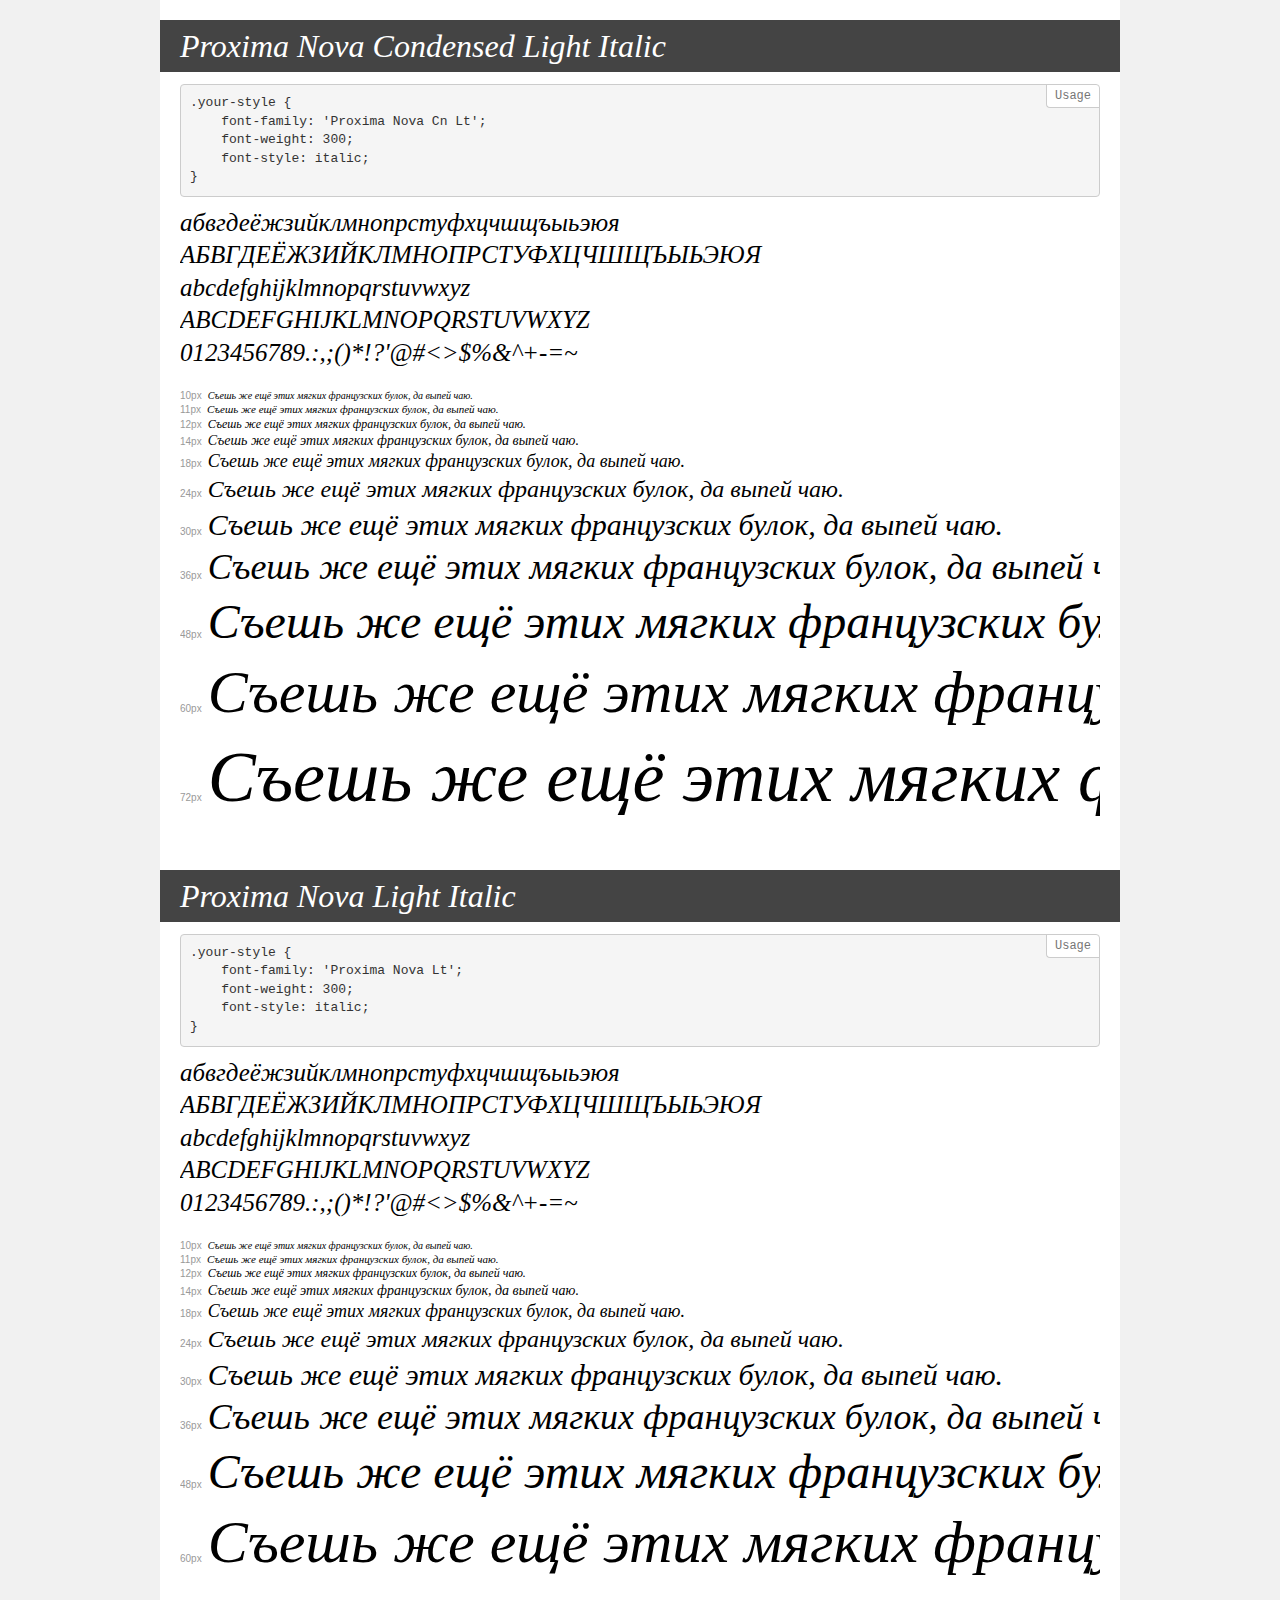
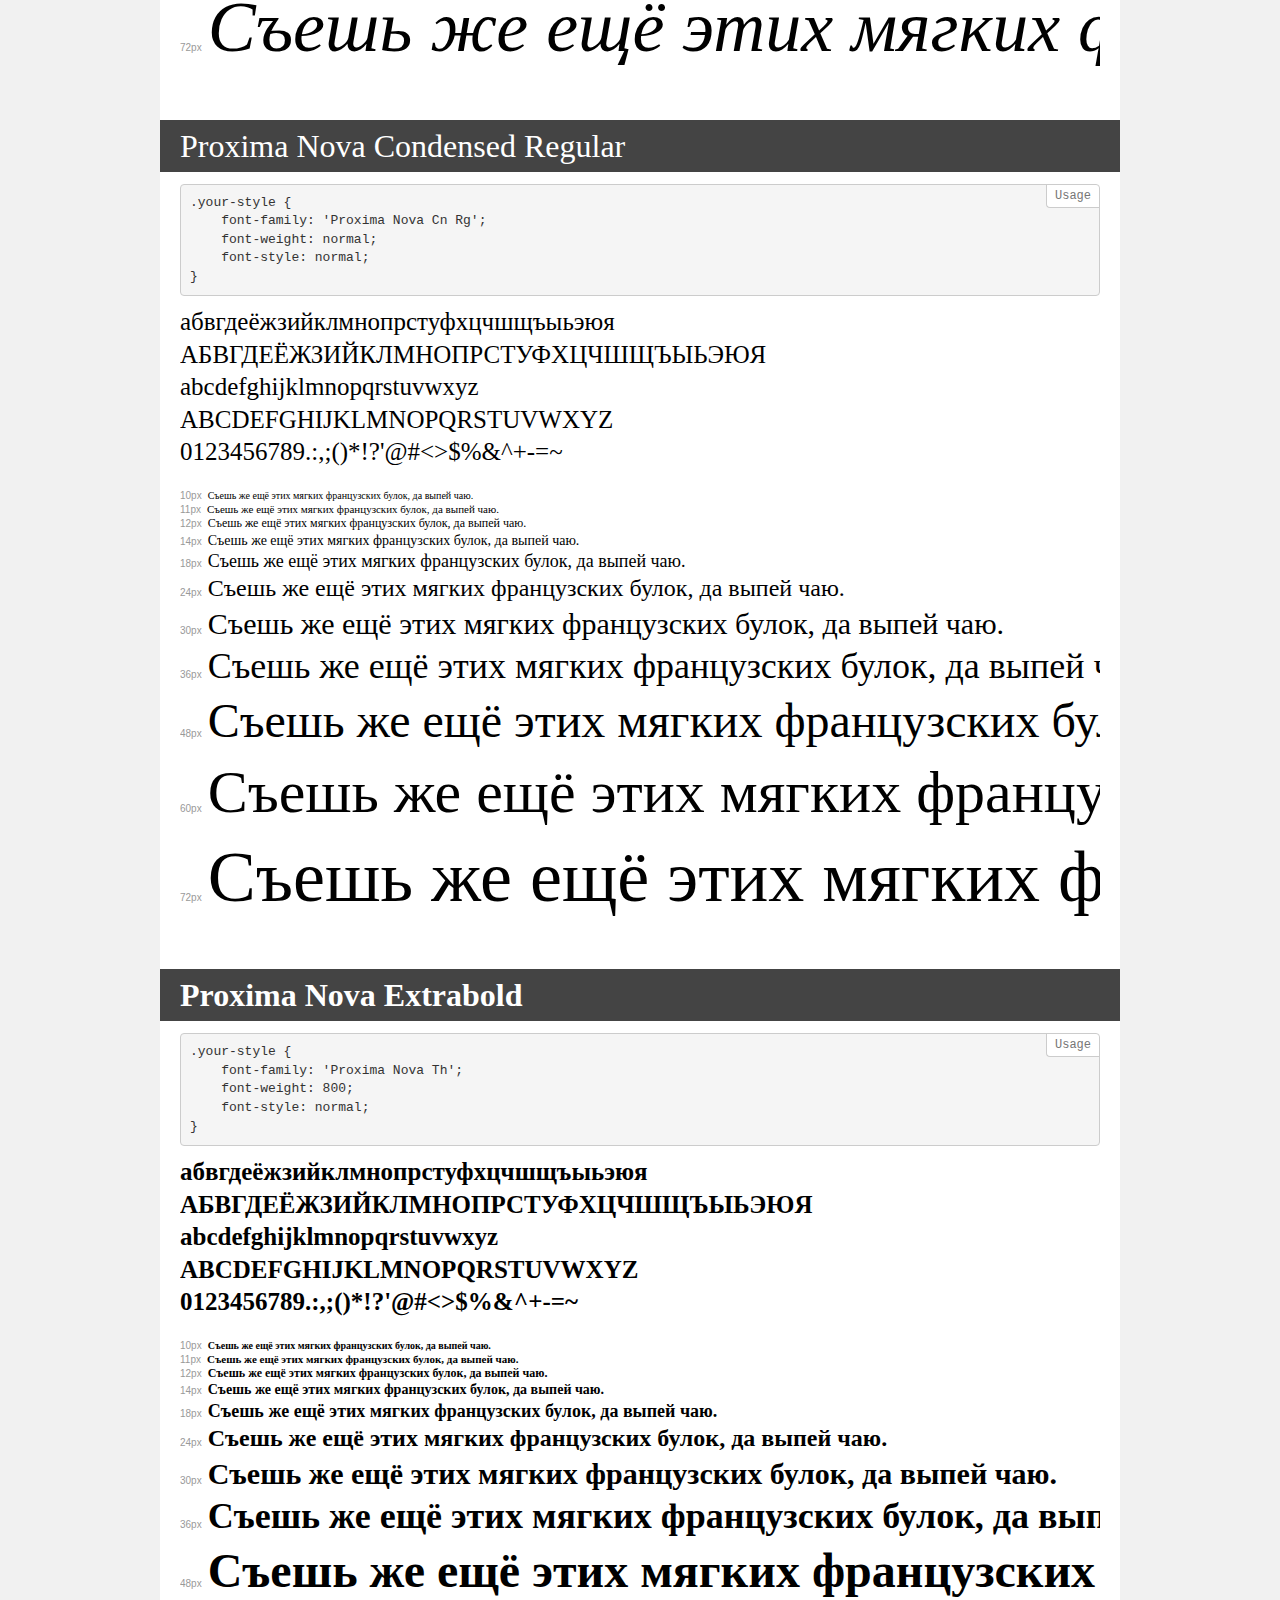
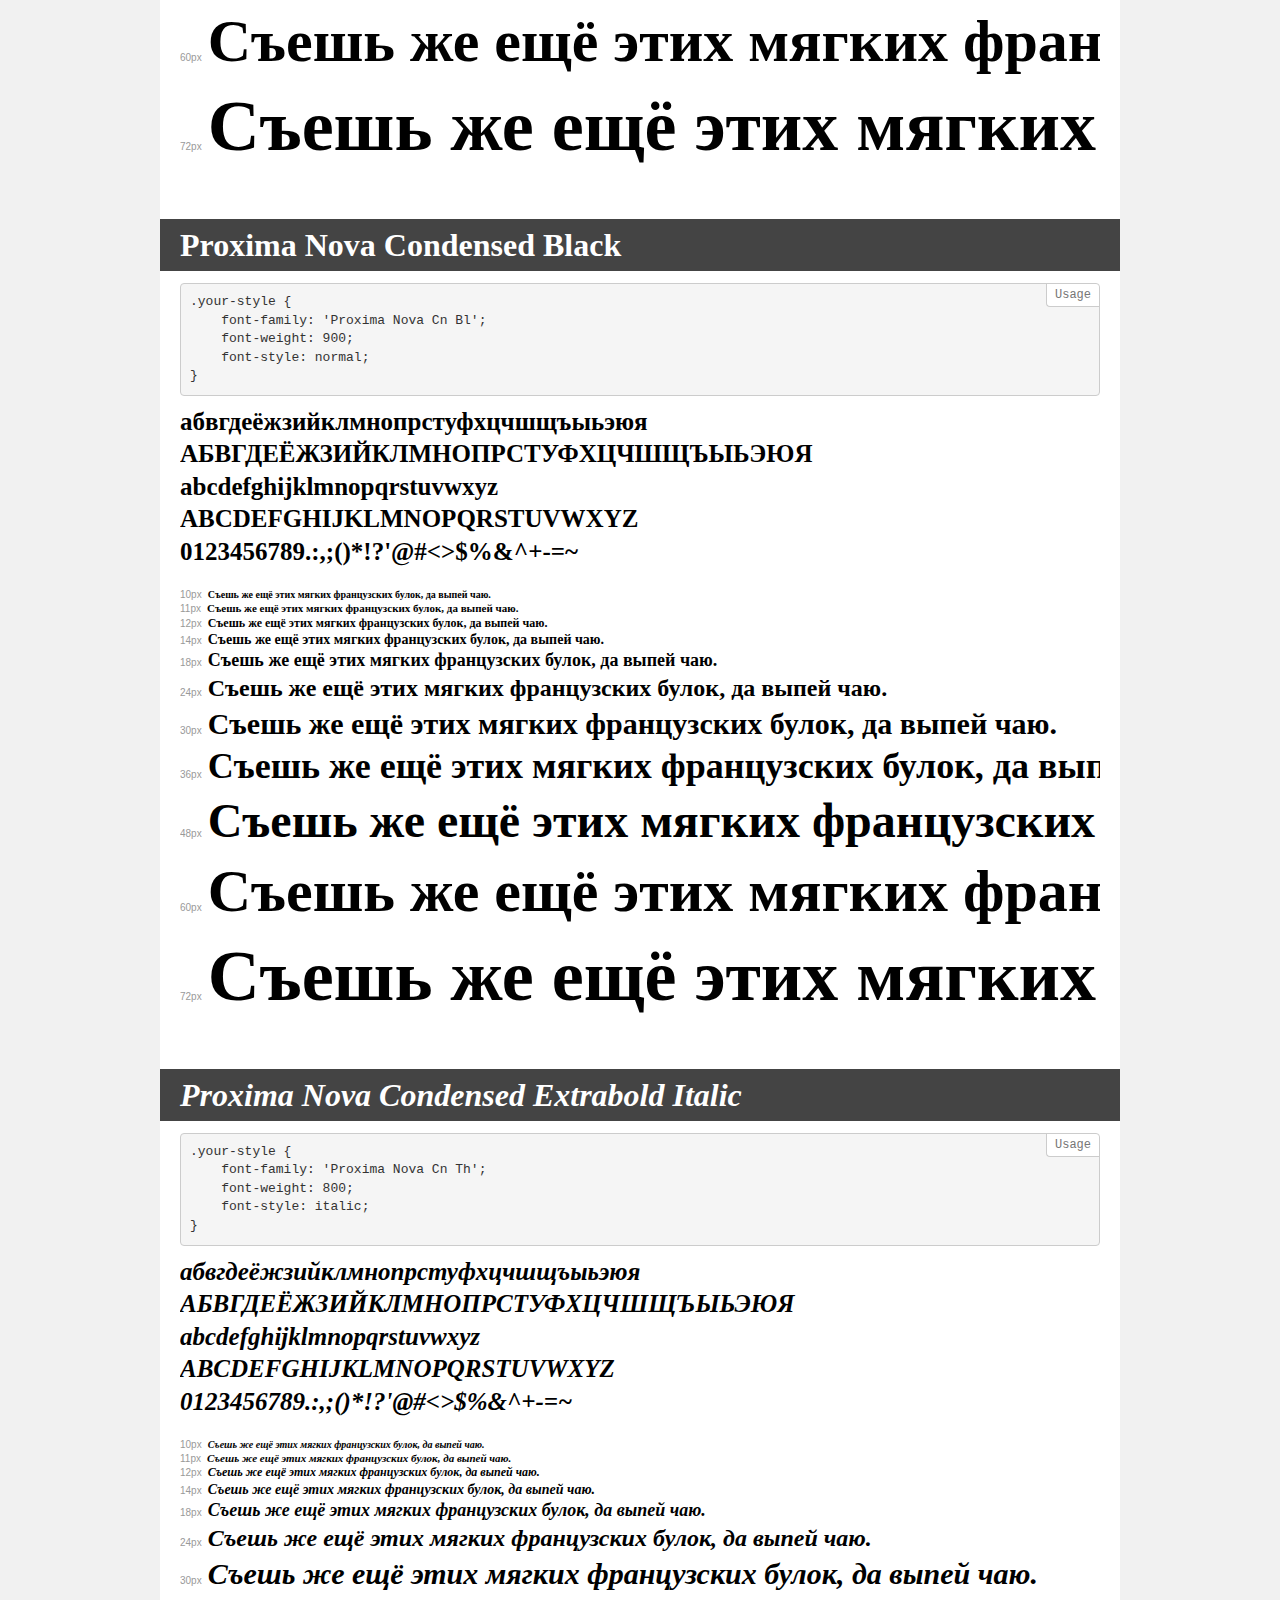
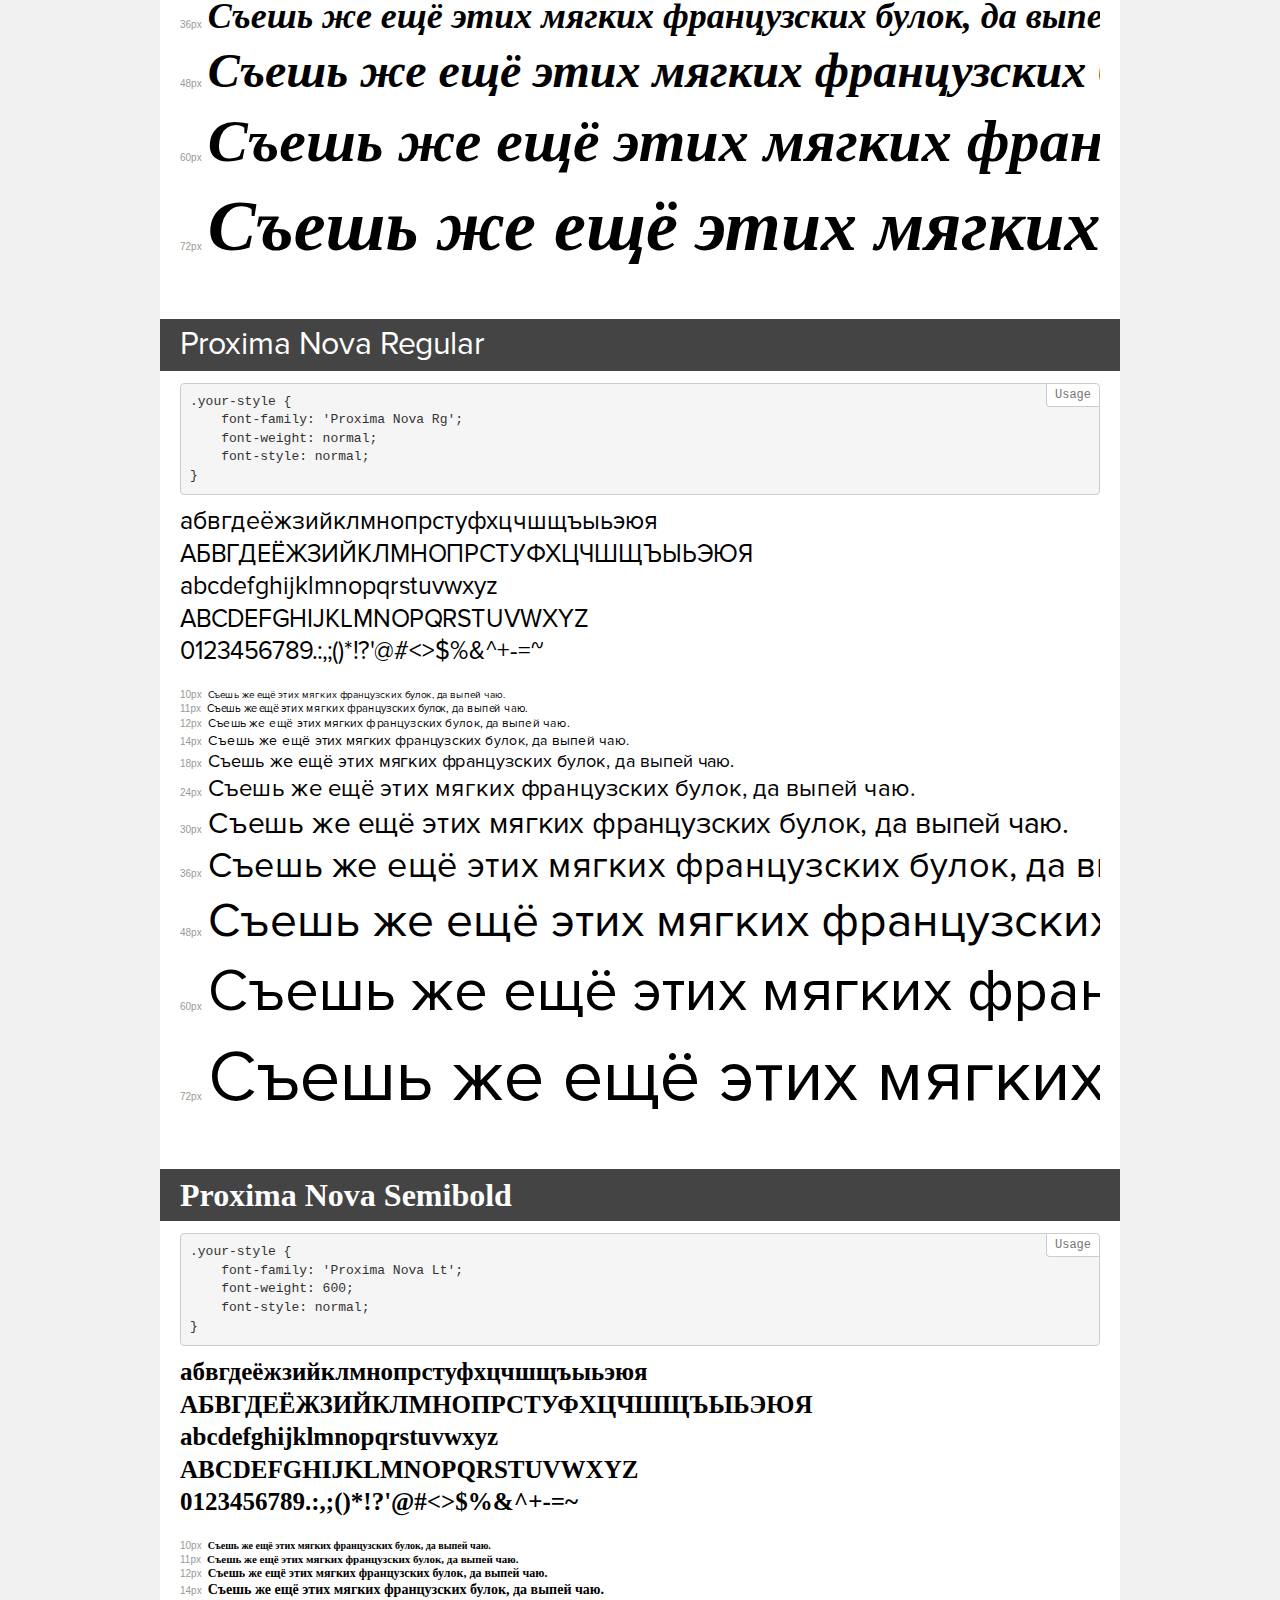
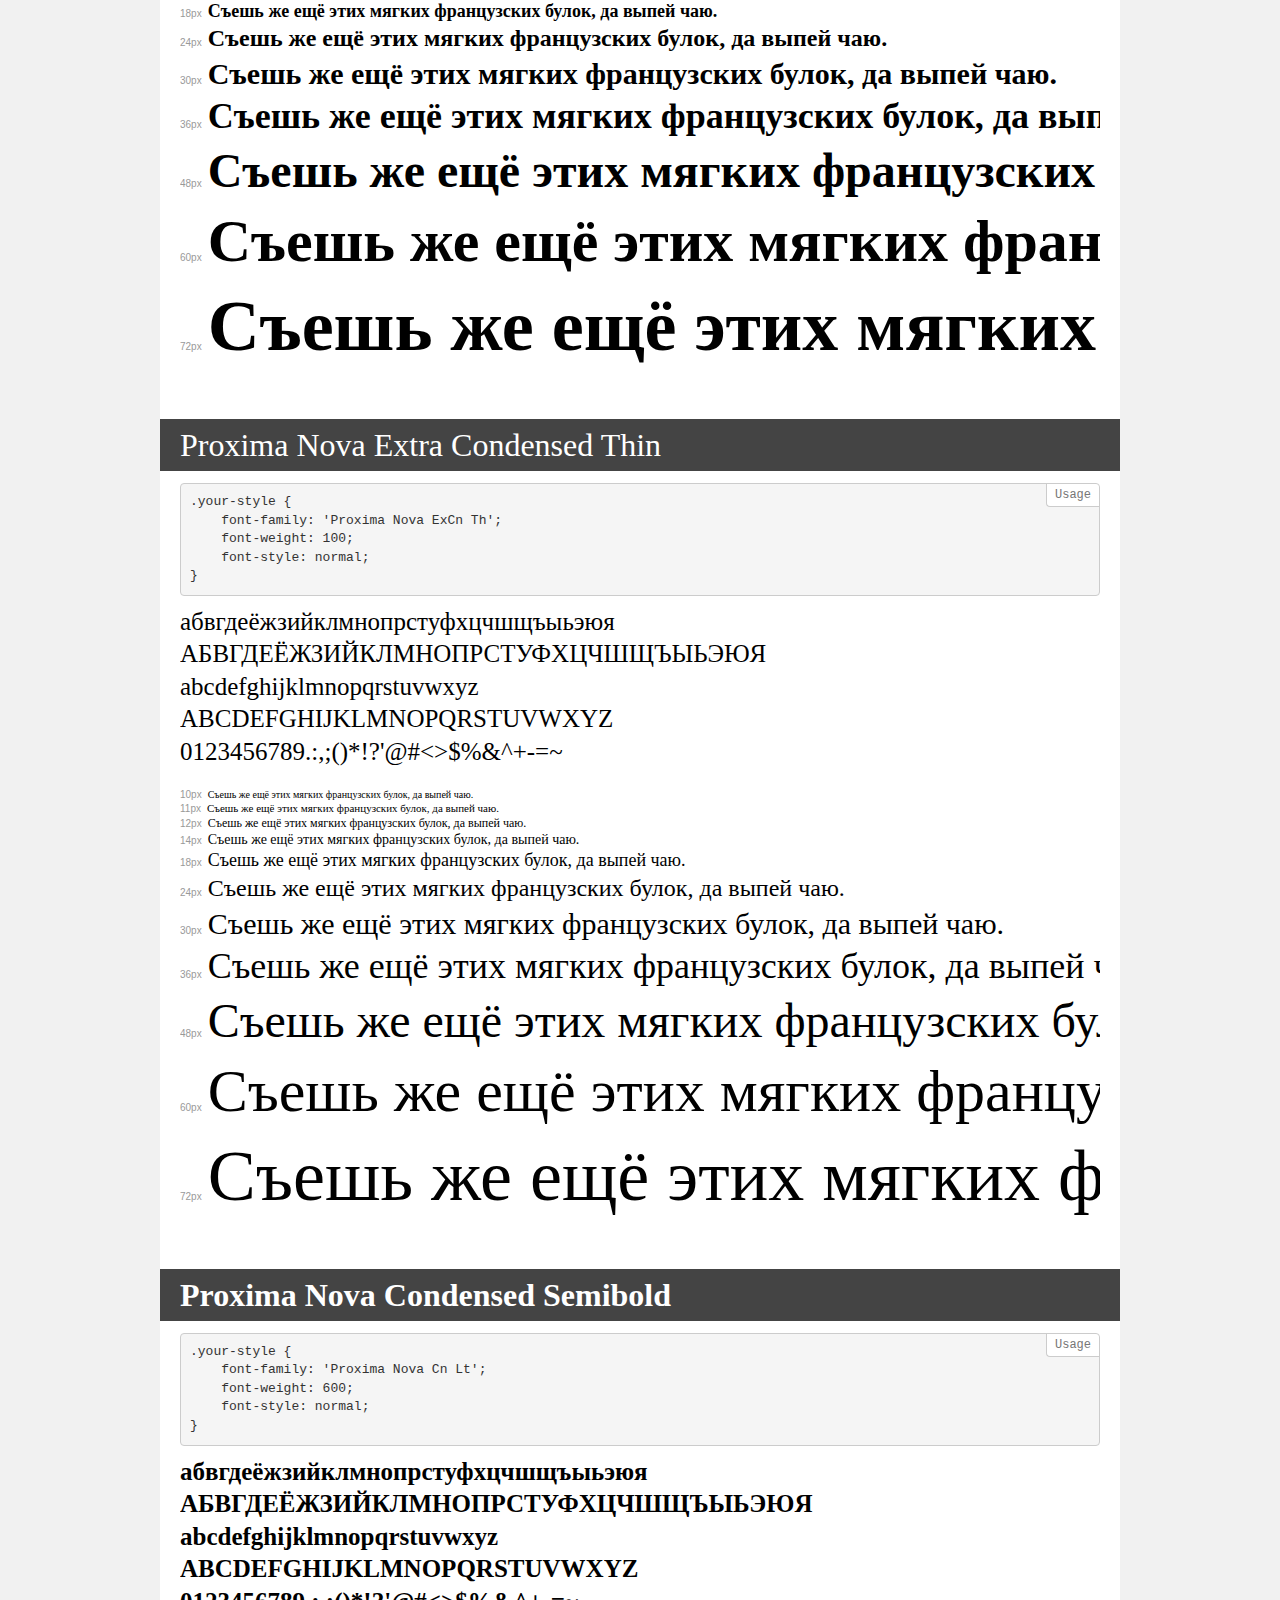
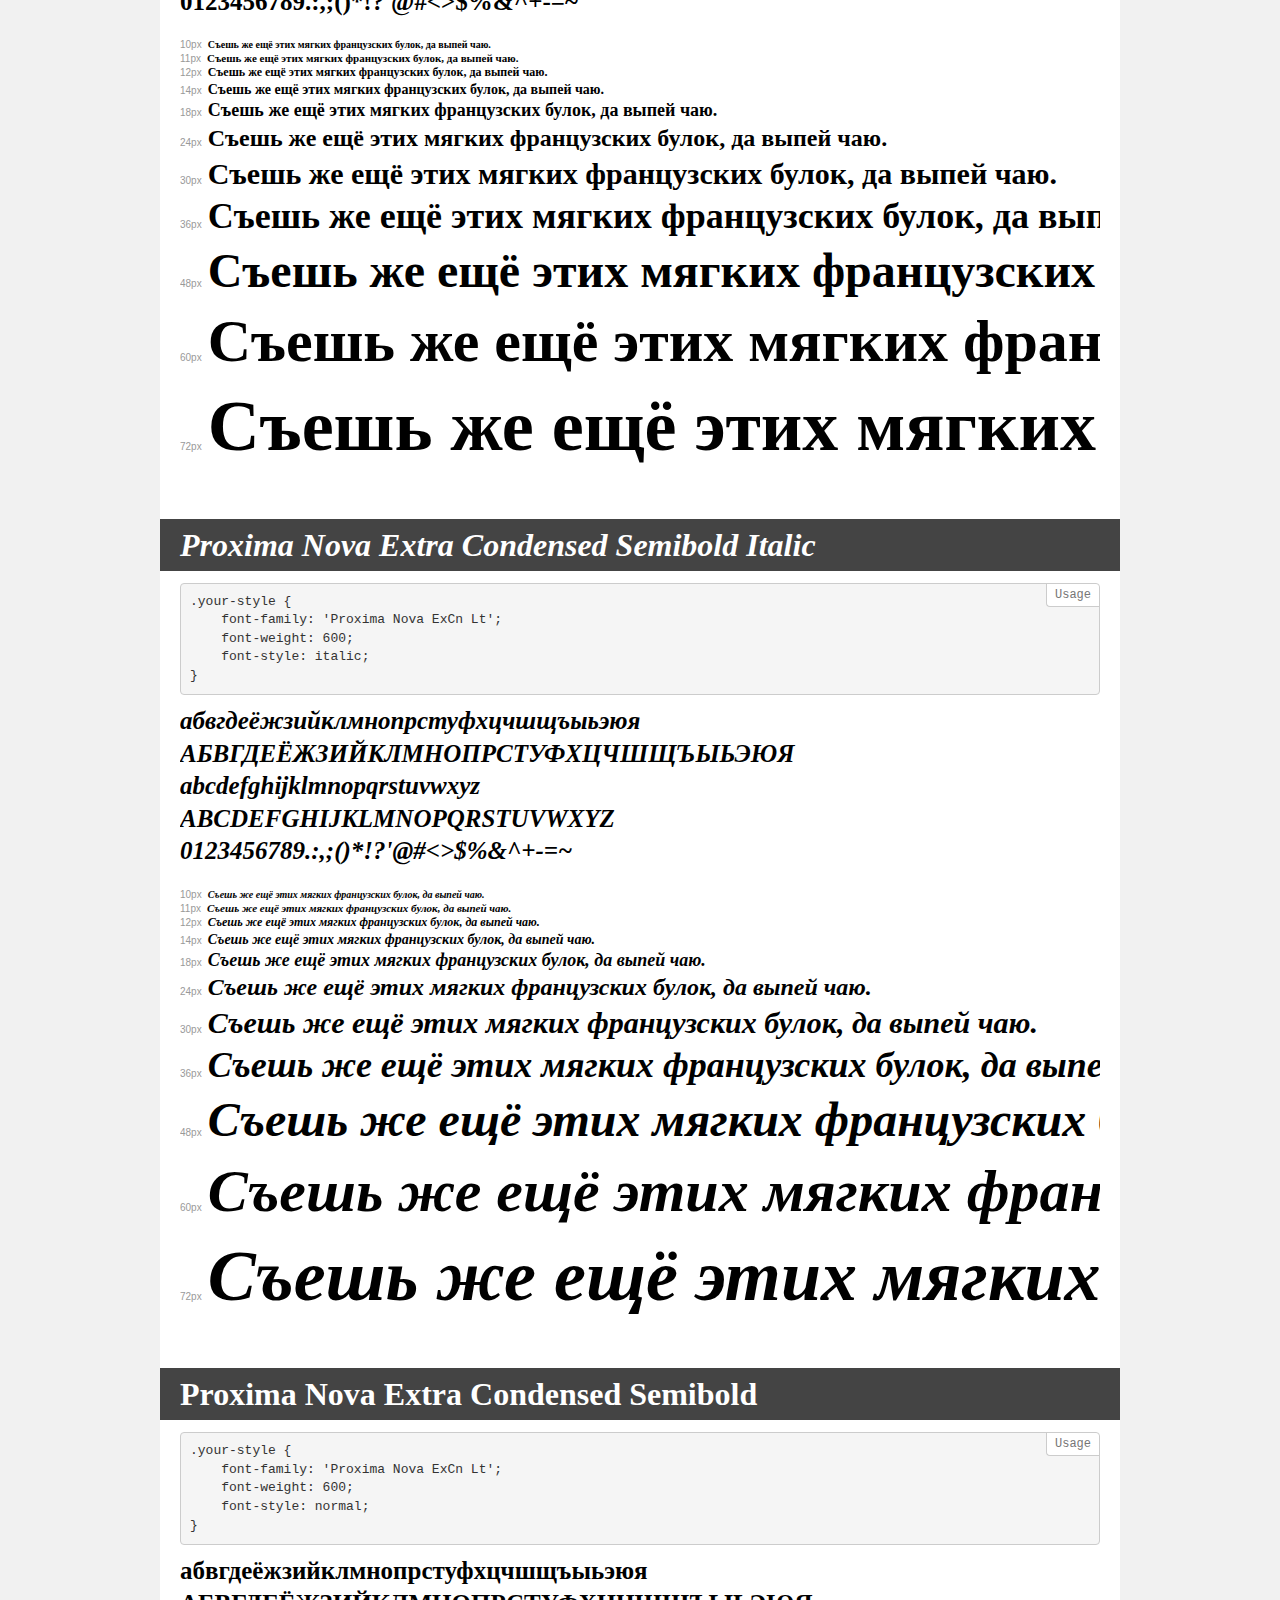
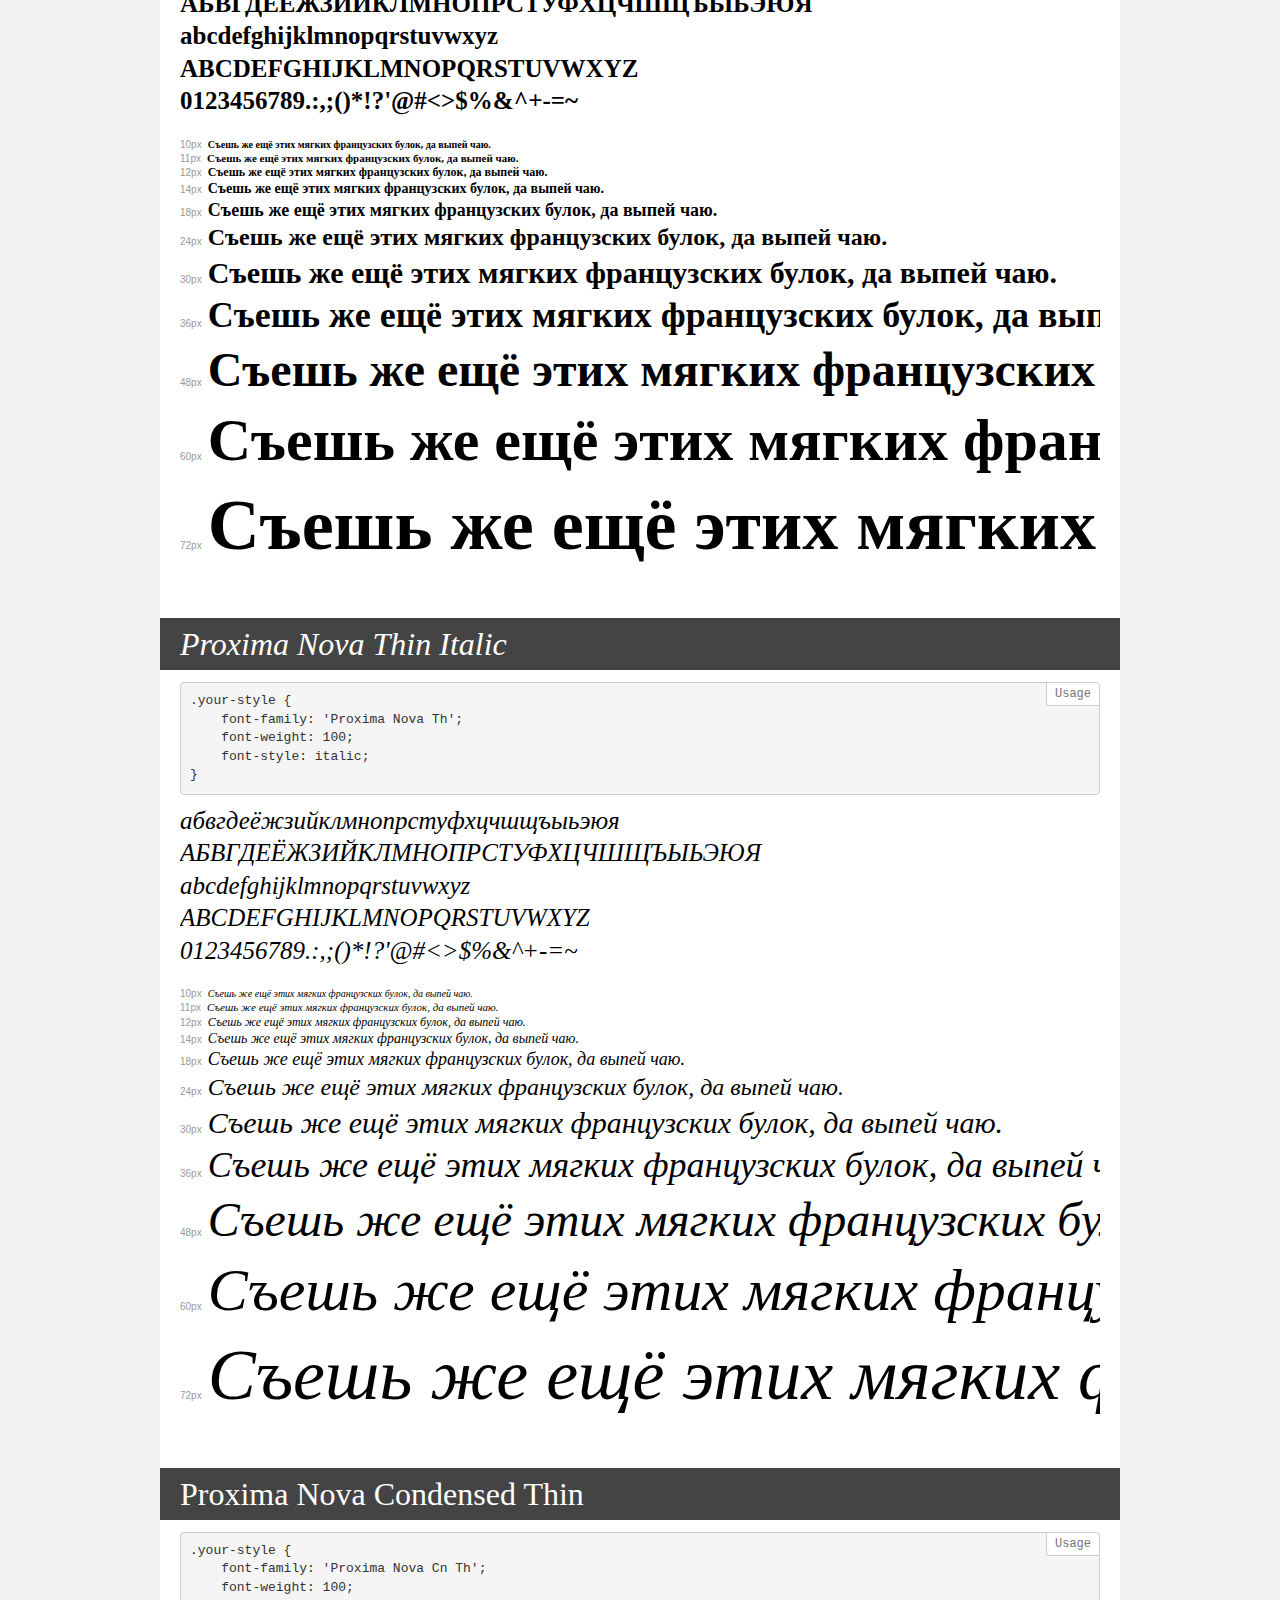
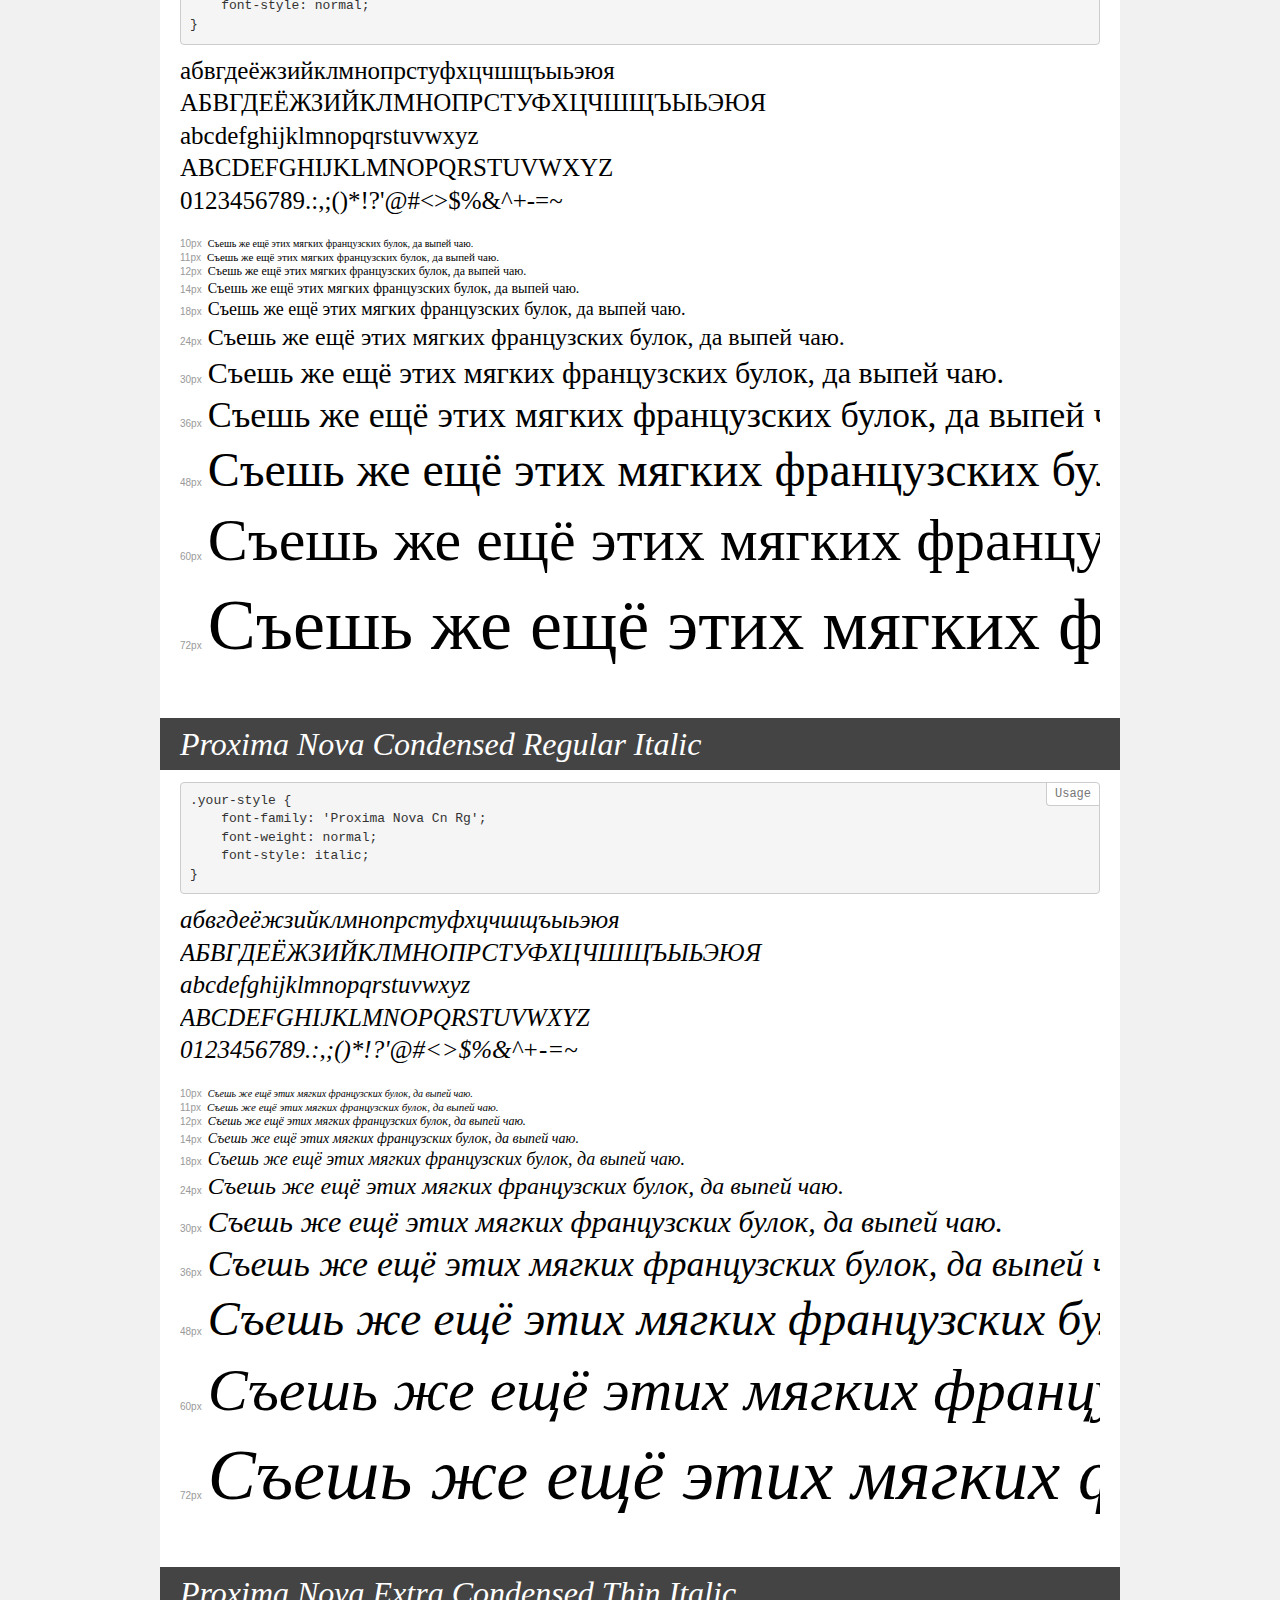
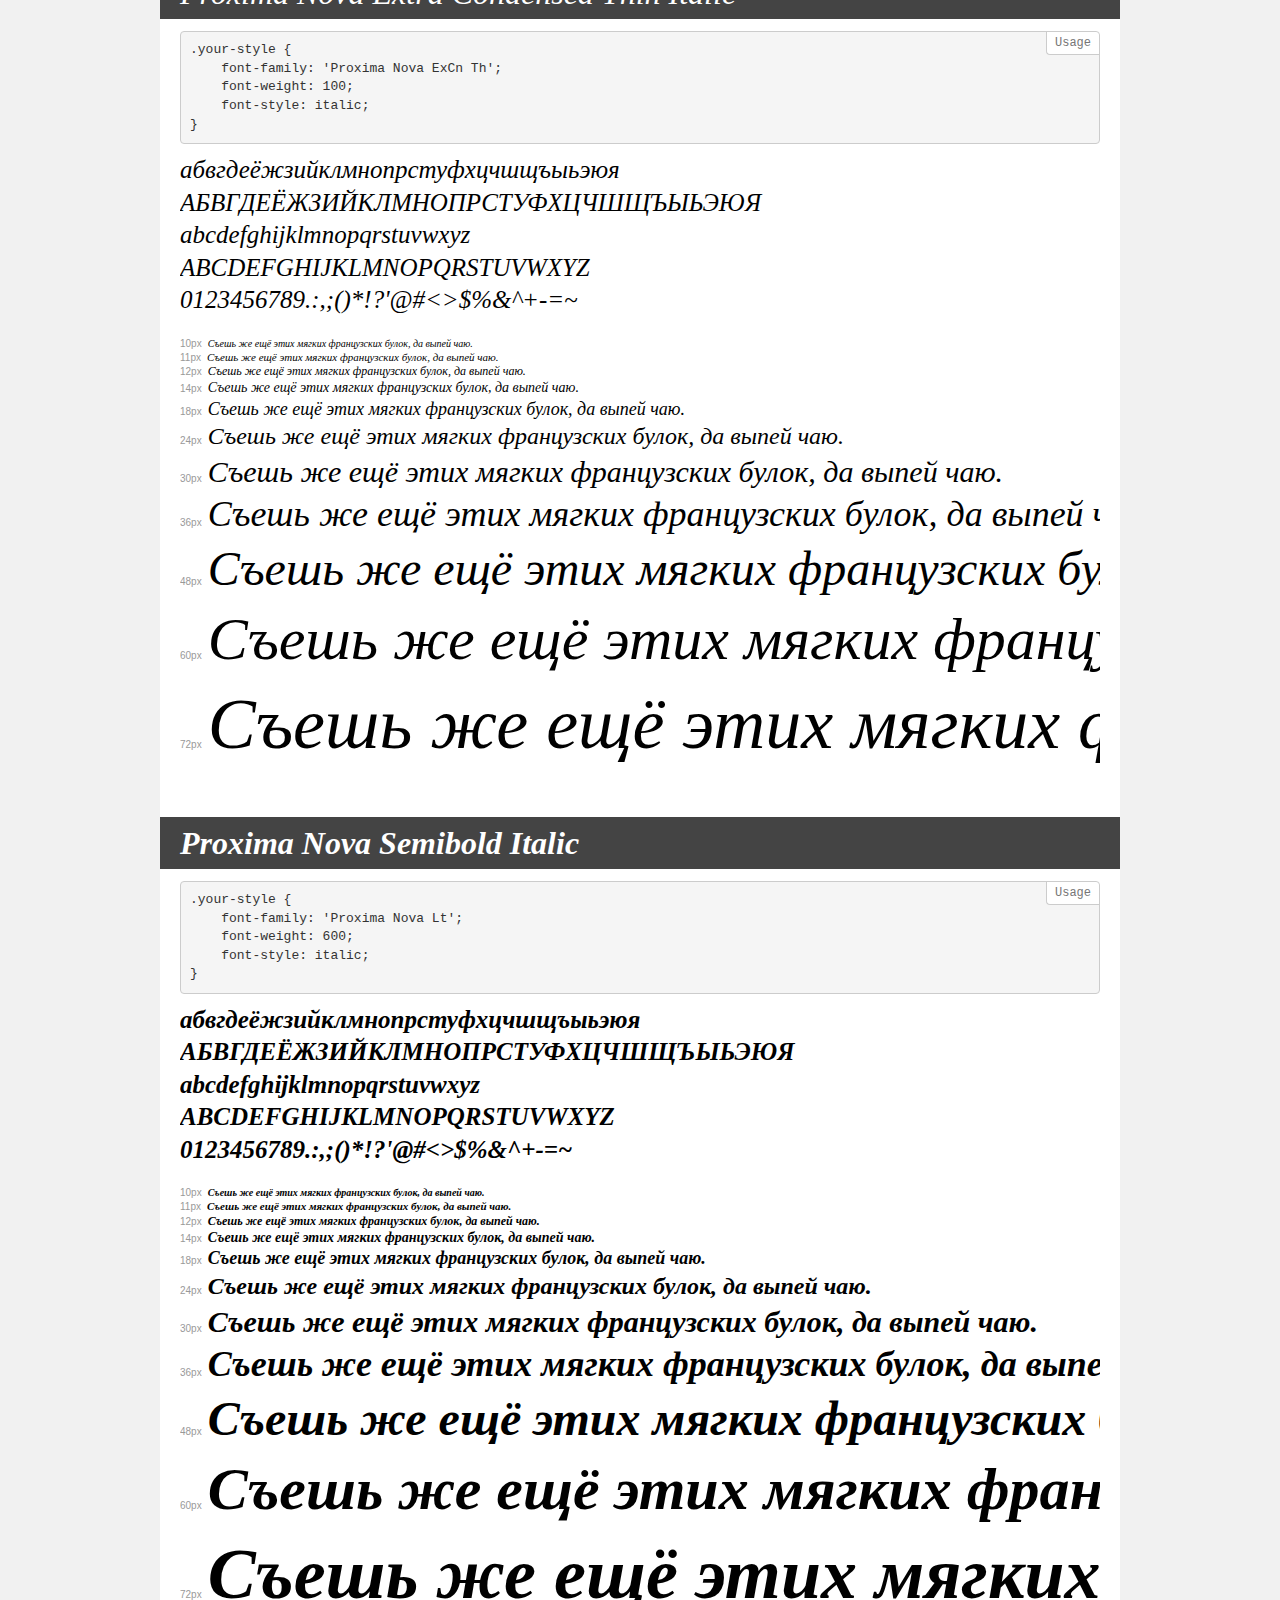
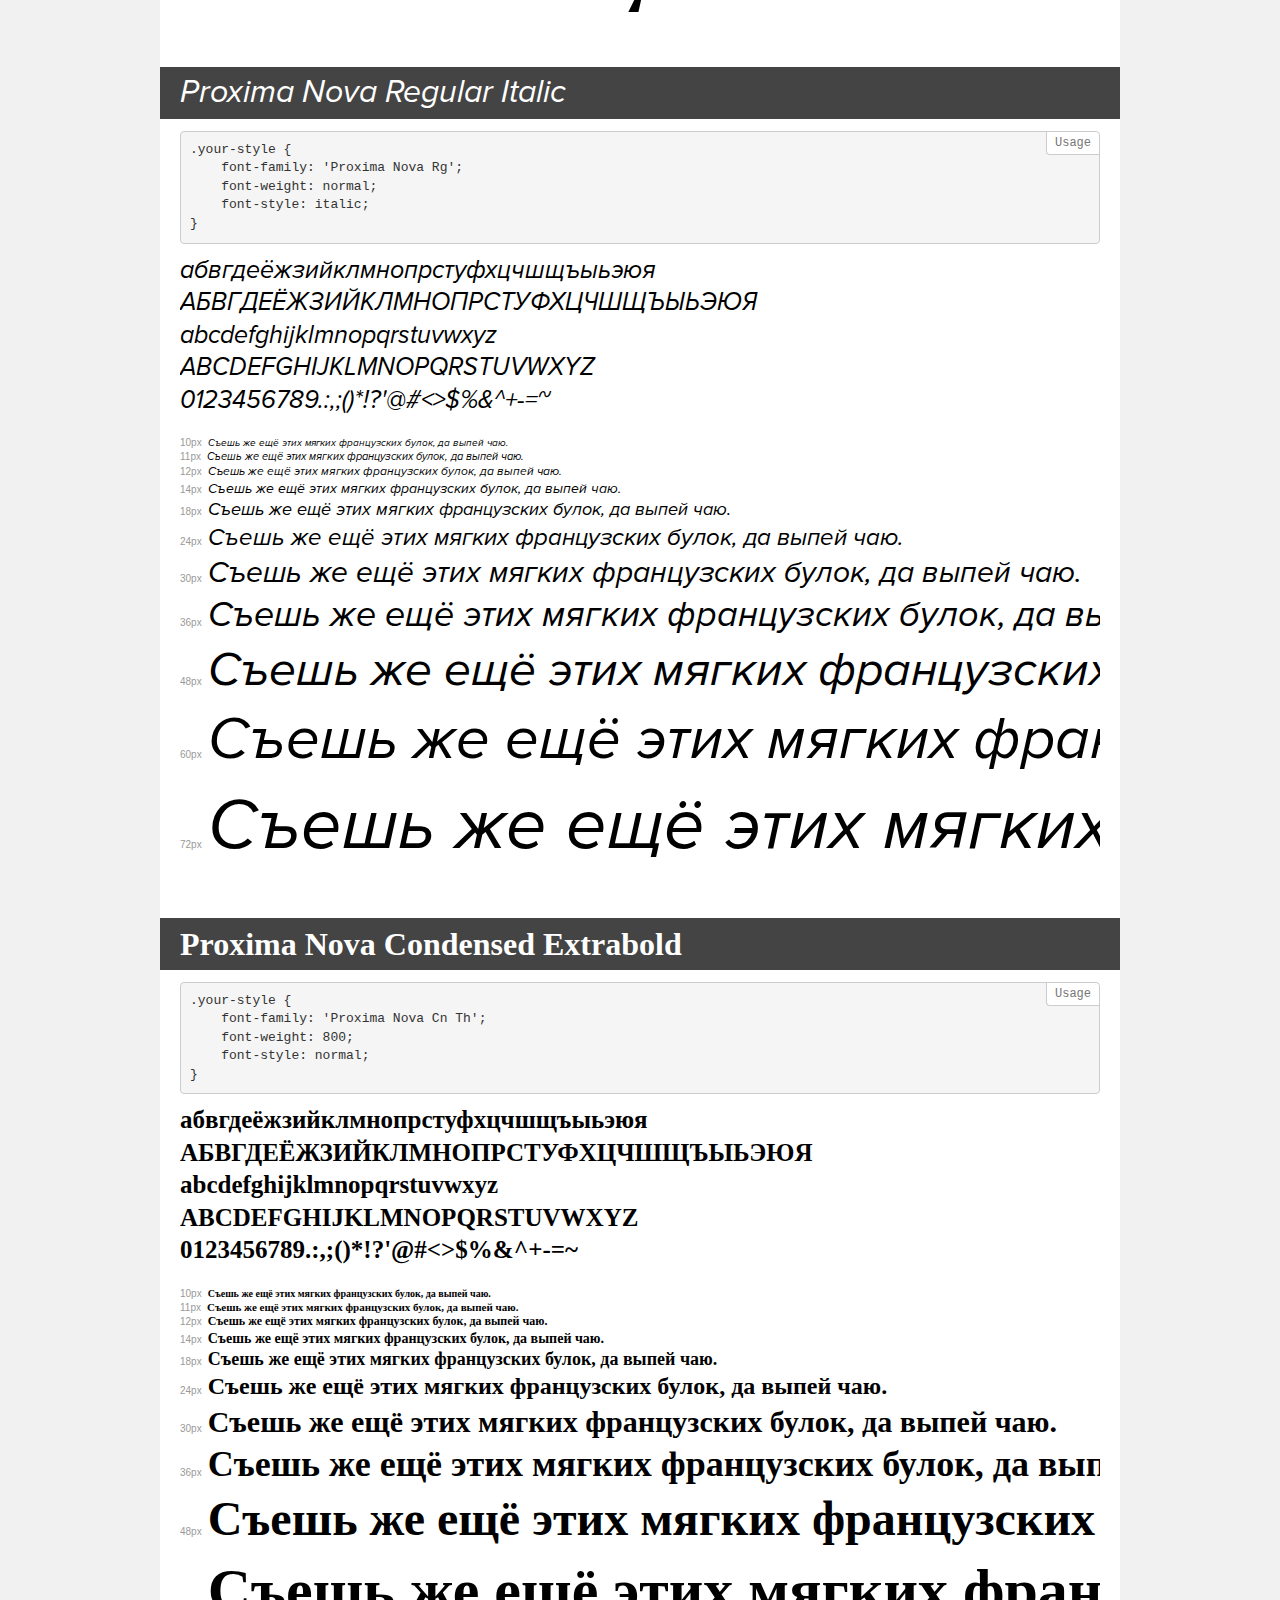
<file: web/web/fonts/ProximaNova/demo.html>
<!DOCTYPE html>
<html>
<head>
	<meta charset="utf-8">
	<meta http-equiv="X-UA-Compatible" content="IE=edge">
	<meta name="viewport" content="width=device-width, initial-scale=1">
	<meta name="robots" content="noindex, noarchive">
	<title>Transfonter demo</title>
	<link href="stylesheet.css" rel="stylesheet">
	<style>
		/*
		http://meyerweb.com/eric/tools/css/reset/
		v2.0 | 20110126
		License: none (public domain)
		*/
		html, body, div, span, applet, object, iframe,
		h1, h2, h3, h4, h5, h6, p, blockquote, pre,
		a, abbr, acronym, address, big, cite, code,
		del, dfn, em, img, ins, kbd, q, s, samp,
		small, strike, strong, sub, sup, tt, var,
		b, u, i, center,
		dl, dt, dd, ol, ul, li,
		fieldset, form, label, legend,
		table, caption, tbody, tfoot, thead, tr, th, td,
		article, aside, canvas, details, embed,
		figure, figcaption, footer, header, hgroup,
		menu, nav, output, ruby, section, summary,
		time, mark, audio, video {
			margin: 0;
			padding: 0;
			border: 0;
			font-size: 100%;
			font: inherit;
			vertical-align: baseline;
		}
		/* HTML5 display-role reset for older browsers */
		article, aside, details, figcaption, figure,
		footer, header, hgroup, menu, nav, section {
			display: block;
		}
		body {
			line-height: 1;
		}
		ol, ul {
			list-style: none;
		}
		blockquote, q {
			quotes: none;
		}
		blockquote:before, blockquote:after,
		q:before, q:after {
			content: '';
			content: none;
		}
		table {
			border-collapse: collapse;
			border-spacing: 0;
		}
		/* common styles */
		body {
			background: #f1f1f1;
			color: #000;
		}
		.page {
			background: #fff;
			width: 920px;
			margin: 0 auto;
			padding: 20px 20px 0 20px;
			overflow: hidden;
		}
		.font-container {
			overflow-x: auto;
			overflow-y: hidden;
			margin-bottom: 40px;
			line-height: 1.3;
			white-space: nowrap;
			padding-bottom: 5px;
		}
		h1 {
			position: relative;
			background: #444;
			font-size: 32px;
			color: #fff;
			padding: 10px 20px;
			margin: 0 -20px 12px -20px;
		}
		.letters {
			font-size: 25px;
			margin-bottom: 20px;
		}
		.s10:before {
			content: '10px';
		}
		.s11:before {
			content: '11px';
		}
		.s12:before {
			content: '12px';
		}
		.s14:before {
			content: '14px';
		}
		.s18:before {
			content: '18px';
		}
		.s24:before {
			content: '24px';
		}
		.s30:before {
			content: '30px';
		}
		.s36:before {
			content: '36px';
		}
		.s48:before {
			content: '48px';
		}
		.s60:before {
			content: '60px';
		}
		.s72:before {
			content: '72px';
		}
		.s10:before, .s11:before, .s12:before, .s14:before,
		.s18:before, .s24:before, .s30:before, .s36:before,
		.s48:before, .s60:before, .s72:before {
			font-family: Arial, sans-serif;
			font-size: 10px;
			font-weight: normal;
			font-style: normal;
			color: #999;
			padding-right: 6px;
		}
		pre {
			display: block;
			position: relative;
			padding: 9px;
			margin: 0 0 10px;
			font-family: Monaco, Menlo, Consolas, "Courier New", monospace !important;
			font-size: 13px;
			line-height: 1.428571429;
			color: #333;
			font-weight: normal !important;
			font-style: normal !important;
			background-color: #f5f5f5;
			border: 1px solid #ccc;
			overflow-x: auto;
			border-radius: 4px;
		}
		pre:after {
			display: block;
			position: absolute;
			right: 0;
			top: 0;
			content: 'Usage';
			line-height: 1;
			padding: 5px 8px;
			font-size: 12px;
			color: #767676;
			background-color: #fff;
			border: 1px solid #ccc;
			border-right: none;
			border-top: none;
			border-radius: 0 4px 0 4px;
			z-index: 10;
		}
		/* responsive */
		@media (max-width: 959px) {
			.page {
				width: auto;
				margin: 0;
			}
		}
	</style>
</head>
<body>
<div class="page">
	<div class="demo" style="font-family: 'Proxima Nova Cn Lt'; font-weight: 300; font-style: italic;">
		<h1>Proxima Nova Condensed Light Italic</h1>
		<pre>.your-style {
    font-family: 'Proxima Nova Cn Lt';
    font-weight: 300;
    font-style: italic;
}</pre>
		<div class="font-container">
			<p class="letters">
				абвгдеёжзийклмнопрстуфхцчшщъыьэюя <br />
				АБВГДЕЁЖЗИЙКЛМНОПРСТУФХЦЧШЩЪЫЬЭЮЯ <br />
				abcdefghijklmnopqrstuvwxyz <br />
				ABCDEFGHIJKLMNOPQRSTUVWXYZ <br />				0123456789.:,;()*!?'@#<>$%&^+-=~
			</p>
			<p class="s10" style="font-size: 10px;">Съешь же ещё этих мягких французских булок, да выпей чаю.</p>
			<p class="s11" style="font-size: 11px;">Съешь же ещё этих мягких французских булок, да выпей чаю.</p>
			<p class="s12" style="font-size: 12px;">Съешь же ещё этих мягких французских булок, да выпей чаю.</p>
			<p class="s14" style="font-size: 14px;">Съешь же ещё этих мягких французских булок, да выпей чаю.</p>
			<p class="s18" style="font-size: 18px;">Съешь же ещё этих мягких французских булок, да выпей чаю.</p>
			<p class="s24" style="font-size: 24px;">Съешь же ещё этих мягких французских булок, да выпей чаю.</p>
			<p class="s30" style="font-size: 30px;">Съешь же ещё этих мягких французских булок, да выпей чаю.</p>
			<p class="s36" style="font-size: 36px;">Съешь же ещё этих мягких французских булок, да выпей чаю.</p>
			<p class="s48" style="font-size: 48px;">Съешь же ещё этих мягких французских булок, да выпей чаю.</p>
			<p class="s60" style="font-size: 60px;">Съешь же ещё этих мягких французских булок, да выпей чаю.</p>
			<p class="s72" style="font-size: 72px;">Съешь же ещё этих мягких французских булок, да выпей чаю.</p>
		</div>
	</div>
	<div class="demo" style="font-family: 'Proxima Nova Lt'; font-weight: 300; font-style: italic;">
		<h1>Proxima Nova Light Italic</h1>
		<pre>.your-style {
    font-family: 'Proxima Nova Lt';
    font-weight: 300;
    font-style: italic;
}</pre>
		<div class="font-container">
			<p class="letters">
				абвгдеёжзийклмнопрстуфхцчшщъыьэюя <br />
				АБВГДЕЁЖЗИЙКЛМНОПРСТУФХЦЧШЩЪЫЬЭЮЯ <br />
				abcdefghijklmnopqrstuvwxyz <br />
				ABCDEFGHIJKLMNOPQRSTUVWXYZ <br />				0123456789.:,;()*!?'@#<>$%&^+-=~
			</p>
			<p class="s10" style="font-size: 10px;">Съешь же ещё этих мягких французских булок, да выпей чаю.</p>
			<p class="s11" style="font-size: 11px;">Съешь же ещё этих мягких французских булок, да выпей чаю.</p>
			<p class="s12" style="font-size: 12px;">Съешь же ещё этих мягких французских булок, да выпей чаю.</p>
			<p class="s14" style="font-size: 14px;">Съешь же ещё этих мягких французских булок, да выпей чаю.</p>
			<p class="s18" style="font-size: 18px;">Съешь же ещё этих мягких французских булок, да выпей чаю.</p>
			<p class="s24" style="font-size: 24px;">Съешь же ещё этих мягких французских булок, да выпей чаю.</p>
			<p class="s30" style="font-size: 30px;">Съешь же ещё этих мягких французских булок, да выпей чаю.</p>
			<p class="s36" style="font-size: 36px;">Съешь же ещё этих мягких французских булок, да выпей чаю.</p>
			<p class="s48" style="font-size: 48px;">Съешь же ещё этих мягких французских булок, да выпей чаю.</p>
			<p class="s60" style="font-size: 60px;">Съешь же ещё этих мягких французских булок, да выпей чаю.</p>
			<p class="s72" style="font-size: 72px;">Съешь же ещё этих мягких французских булок, да выпей чаю.</p>
		</div>
	</div>
	<div class="demo" style="font-family: 'Proxima Nova Cn Rg'; font-weight: normal; font-style: normal;">
		<h1>Proxima Nova Condensed Regular</h1>
		<pre>.your-style {
    font-family: 'Proxima Nova Cn Rg';
    font-weight: normal;
    font-style: normal;
}</pre>
		<div class="font-container">
			<p class="letters">
				абвгдеёжзийклмнопрстуфхцчшщъыьэюя <br />
				АБВГДЕЁЖЗИЙКЛМНОПРСТУФХЦЧШЩЪЫЬЭЮЯ <br />
				abcdefghijklmnopqrstuvwxyz <br />
				ABCDEFGHIJKLMNOPQRSTUVWXYZ <br />				0123456789.:,;()*!?'@#<>$%&^+-=~
			</p>
			<p class="s10" style="font-size: 10px;">Съешь же ещё этих мягких французских булок, да выпей чаю.</p>
			<p class="s11" style="font-size: 11px;">Съешь же ещё этих мягких французских булок, да выпей чаю.</p>
			<p class="s12" style="font-size: 12px;">Съешь же ещё этих мягких французских булок, да выпей чаю.</p>
			<p class="s14" style="font-size: 14px;">Съешь же ещё этих мягких французских булок, да выпей чаю.</p>
			<p class="s18" style="font-size: 18px;">Съешь же ещё этих мягких французских булок, да выпей чаю.</p>
			<p class="s24" style="font-size: 24px;">Съешь же ещё этих мягких французских булок, да выпей чаю.</p>
			<p class="s30" style="font-size: 30px;">Съешь же ещё этих мягких французских булок, да выпей чаю.</p>
			<p class="s36" style="font-size: 36px;">Съешь же ещё этих мягких французских булок, да выпей чаю.</p>
			<p class="s48" style="font-size: 48px;">Съешь же ещё этих мягких французских булок, да выпей чаю.</p>
			<p class="s60" style="font-size: 60px;">Съешь же ещё этих мягких французских булок, да выпей чаю.</p>
			<p class="s72" style="font-size: 72px;">Съешь же ещё этих мягких французских булок, да выпей чаю.</p>
		</div>
	</div>
	<div class="demo" style="font-family: 'Proxima Nova Th'; font-weight: 800; font-style: normal;">
		<h1>Proxima Nova Extrabold</h1>
		<pre>.your-style {
    font-family: 'Proxima Nova Th';
    font-weight: 800;
    font-style: normal;
}</pre>
		<div class="font-container">
			<p class="letters">
				абвгдеёжзийклмнопрстуфхцчшщъыьэюя <br />
				АБВГДЕЁЖЗИЙКЛМНОПРСТУФХЦЧШЩЪЫЬЭЮЯ <br />
				abcdefghijklmnopqrstuvwxyz <br />
				ABCDEFGHIJKLMNOPQRSTUVWXYZ <br />				0123456789.:,;()*!?'@#<>$%&^+-=~
			</p>
			<p class="s10" style="font-size: 10px;">Съешь же ещё этих мягких французских булок, да выпей чаю.</p>
			<p class="s11" style="font-size: 11px;">Съешь же ещё этих мягких французских булок, да выпей чаю.</p>
			<p class="s12" style="font-size: 12px;">Съешь же ещё этих мягких французских булок, да выпей чаю.</p>
			<p class="s14" style="font-size: 14px;">Съешь же ещё этих мягких французских булок, да выпей чаю.</p>
			<p class="s18" style="font-size: 18px;">Съешь же ещё этих мягких французских булок, да выпей чаю.</p>
			<p class="s24" style="font-size: 24px;">Съешь же ещё этих мягких французских булок, да выпей чаю.</p>
			<p class="s30" style="font-size: 30px;">Съешь же ещё этих мягких французских булок, да выпей чаю.</p>
			<p class="s36" style="font-size: 36px;">Съешь же ещё этих мягких французских булок, да выпей чаю.</p>
			<p class="s48" style="font-size: 48px;">Съешь же ещё этих мягких французских булок, да выпей чаю.</p>
			<p class="s60" style="font-size: 60px;">Съешь же ещё этих мягких французских булок, да выпей чаю.</p>
			<p class="s72" style="font-size: 72px;">Съешь же ещё этих мягких французских булок, да выпей чаю.</p>
		</div>
	</div>
	<div class="demo" style="font-family: 'Proxima Nova Cn Bl'; font-weight: 900; font-style: normal;">
		<h1>Proxima Nova Condensed Black</h1>
		<pre>.your-style {
    font-family: 'Proxima Nova Cn Bl';
    font-weight: 900;
    font-style: normal;
}</pre>
		<div class="font-container">
			<p class="letters">
				абвгдеёжзийклмнопрстуфхцчшщъыьэюя <br />
				АБВГДЕЁЖЗИЙКЛМНОПРСТУФХЦЧШЩЪЫЬЭЮЯ <br />
				abcdefghijklmnopqrstuvwxyz <br />
				ABCDEFGHIJKLMNOPQRSTUVWXYZ <br />				0123456789.:,;()*!?'@#<>$%&^+-=~
			</p>
			<p class="s10" style="font-size: 10px;">Съешь же ещё этих мягких французских булок, да выпей чаю.</p>
			<p class="s11" style="font-size: 11px;">Съешь же ещё этих мягких французских булок, да выпей чаю.</p>
			<p class="s12" style="font-size: 12px;">Съешь же ещё этих мягких французских булок, да выпей чаю.</p>
			<p class="s14" style="font-size: 14px;">Съешь же ещё этих мягких французских булок, да выпей чаю.</p>
			<p class="s18" style="font-size: 18px;">Съешь же ещё этих мягких французских булок, да выпей чаю.</p>
			<p class="s24" style="font-size: 24px;">Съешь же ещё этих мягких французских булок, да выпей чаю.</p>
			<p class="s30" style="font-size: 30px;">Съешь же ещё этих мягких французских булок, да выпей чаю.</p>
			<p class="s36" style="font-size: 36px;">Съешь же ещё этих мягких французских булок, да выпей чаю.</p>
			<p class="s48" style="font-size: 48px;">Съешь же ещё этих мягких французских булок, да выпей чаю.</p>
			<p class="s60" style="font-size: 60px;">Съешь же ещё этих мягких французских булок, да выпей чаю.</p>
			<p class="s72" style="font-size: 72px;">Съешь же ещё этих мягких французских булок, да выпей чаю.</p>
		</div>
	</div>
	<div class="demo" style="font-family: 'Proxima Nova Cn Th'; font-weight: 800; font-style: italic;">
		<h1>Proxima Nova Condensed Extrabold Italic</h1>
		<pre>.your-style {
    font-family: 'Proxima Nova Cn Th';
    font-weight: 800;
    font-style: italic;
}</pre>
		<div class="font-container">
			<p class="letters">
				абвгдеёжзийклмнопрстуфхцчшщъыьэюя <br />
				АБВГДЕЁЖЗИЙКЛМНОПРСТУФХЦЧШЩЪЫЬЭЮЯ <br />
				abcdefghijklmnopqrstuvwxyz <br />
				ABCDEFGHIJKLMNOPQRSTUVWXYZ <br />				0123456789.:,;()*!?'@#<>$%&^+-=~
			</p>
			<p class="s10" style="font-size: 10px;">Съешь же ещё этих мягких французских булок, да выпей чаю.</p>
			<p class="s11" style="font-size: 11px;">Съешь же ещё этих мягких французских булок, да выпей чаю.</p>
			<p class="s12" style="font-size: 12px;">Съешь же ещё этих мягких французских булок, да выпей чаю.</p>
			<p class="s14" style="font-size: 14px;">Съешь же ещё этих мягких французских булок, да выпей чаю.</p>
			<p class="s18" style="font-size: 18px;">Съешь же ещё этих мягких французских булок, да выпей чаю.</p>
			<p class="s24" style="font-size: 24px;">Съешь же ещё этих мягких французских булок, да выпей чаю.</p>
			<p class="s30" style="font-size: 30px;">Съешь же ещё этих мягких французских булок, да выпей чаю.</p>
			<p class="s36" style="font-size: 36px;">Съешь же ещё этих мягких французских булок, да выпей чаю.</p>
			<p class="s48" style="font-size: 48px;">Съешь же ещё этих мягких французских булок, да выпей чаю.</p>
			<p class="s60" style="font-size: 60px;">Съешь же ещё этих мягких французских булок, да выпей чаю.</p>
			<p class="s72" style="font-size: 72px;">Съешь же ещё этих мягких французских булок, да выпей чаю.</p>
		</div>
	</div>
	<div class="demo" style="font-family: 'Proxima Nova Rg'; font-weight: normal; font-style: normal;">
		<h1>Proxima Nova Regular</h1>
		<pre>.your-style {
    font-family: 'Proxima Nova Rg';
    font-weight: normal;
    font-style: normal;
}</pre>
		<div class="font-container">
			<p class="letters">
				абвгдеёжзийклмнопрстуфхцчшщъыьэюя <br />
				АБВГДЕЁЖЗИЙКЛМНОПРСТУФХЦЧШЩЪЫЬЭЮЯ <br />
				abcdefghijklmnopqrstuvwxyz <br />
				ABCDEFGHIJKLMNOPQRSTUVWXYZ <br />				0123456789.:,;()*!?'@#<>$%&^+-=~
			</p>
			<p class="s10" style="font-size: 10px;">Съешь же ещё этих мягких французских булок, да выпей чаю.</p>
			<p class="s11" style="font-size: 11px;">Съешь же ещё этих мягких французских булок, да выпей чаю.</p>
			<p class="s12" style="font-size: 12px;">Съешь же ещё этих мягких французских булок, да выпей чаю.</p>
			<p class="s14" style="font-size: 14px;">Съешь же ещё этих мягких французских булок, да выпей чаю.</p>
			<p class="s18" style="font-size: 18px;">Съешь же ещё этих мягких французских булок, да выпей чаю.</p>
			<p class="s24" style="font-size: 24px;">Съешь же ещё этих мягких французских булок, да выпей чаю.</p>
			<p class="s30" style="font-size: 30px;">Съешь же ещё этих мягких французских булок, да выпей чаю.</p>
			<p class="s36" style="font-size: 36px;">Съешь же ещё этих мягких французских булок, да выпей чаю.</p>
			<p class="s48" style="font-size: 48px;">Съешь же ещё этих мягких французских булок, да выпей чаю.</p>
			<p class="s60" style="font-size: 60px;">Съешь же ещё этих мягких французских булок, да выпей чаю.</p>
			<p class="s72" style="font-size: 72px;">Съешь же ещё этих мягких французских булок, да выпей чаю.</p>
		</div>
	</div>
	<div class="demo" style="font-family: 'Proxima Nova Lt'; font-weight: 600; font-style: normal;">
		<h1>Proxima Nova Semibold</h1>
		<pre>.your-style {
    font-family: 'Proxima Nova Lt';
    font-weight: 600;
    font-style: normal;
}</pre>
		<div class="font-container">
			<p class="letters">
				абвгдеёжзийклмнопрстуфхцчшщъыьэюя <br />
				АБВГДЕЁЖЗИЙКЛМНОПРСТУФХЦЧШЩЪЫЬЭЮЯ <br />
				abcdefghijklmnopqrstuvwxyz <br />
				ABCDEFGHIJKLMNOPQRSTUVWXYZ <br />				0123456789.:,;()*!?'@#<>$%&^+-=~
			</p>
			<p class="s10" style="font-size: 10px;">Съешь же ещё этих мягких французских булок, да выпей чаю.</p>
			<p class="s11" style="font-size: 11px;">Съешь же ещё этих мягких французских булок, да выпей чаю.</p>
			<p class="s12" style="font-size: 12px;">Съешь же ещё этих мягких французских булок, да выпей чаю.</p>
			<p class="s14" style="font-size: 14px;">Съешь же ещё этих мягких французских булок, да выпей чаю.</p>
			<p class="s18" style="font-size: 18px;">Съешь же ещё этих мягких французских булок, да выпей чаю.</p>
			<p class="s24" style="font-size: 24px;">Съешь же ещё этих мягких французских булок, да выпей чаю.</p>
			<p class="s30" style="font-size: 30px;">Съешь же ещё этих мягких французских булок, да выпей чаю.</p>
			<p class="s36" style="font-size: 36px;">Съешь же ещё этих мягких французских булок, да выпей чаю.</p>
			<p class="s48" style="font-size: 48px;">Съешь же ещё этих мягких французских булок, да выпей чаю.</p>
			<p class="s60" style="font-size: 60px;">Съешь же ещё этих мягких французских булок, да выпей чаю.</p>
			<p class="s72" style="font-size: 72px;">Съешь же ещё этих мягких французских булок, да выпей чаю.</p>
		</div>
	</div>
	<div class="demo" style="font-family: 'Proxima Nova ExCn Th'; font-weight: 100; font-style: normal;">
		<h1>Proxima Nova Extra Condensed Thin</h1>
		<pre>.your-style {
    font-family: 'Proxima Nova ExCn Th';
    font-weight: 100;
    font-style: normal;
}</pre>
		<div class="font-container">
			<p class="letters">
				абвгдеёжзийклмнопрстуфхцчшщъыьэюя <br />
				АБВГДЕЁЖЗИЙКЛМНОПРСТУФХЦЧШЩЪЫЬЭЮЯ <br />
				abcdefghijklmnopqrstuvwxyz <br />
				ABCDEFGHIJKLMNOPQRSTUVWXYZ <br />				0123456789.:,;()*!?'@#<>$%&^+-=~
			</p>
			<p class="s10" style="font-size: 10px;">Съешь же ещё этих мягких французских булок, да выпей чаю.</p>
			<p class="s11" style="font-size: 11px;">Съешь же ещё этих мягких французских булок, да выпей чаю.</p>
			<p class="s12" style="font-size: 12px;">Съешь же ещё этих мягких французских булок, да выпей чаю.</p>
			<p class="s14" style="font-size: 14px;">Съешь же ещё этих мягких французских булок, да выпей чаю.</p>
			<p class="s18" style="font-size: 18px;">Съешь же ещё этих мягких французских булок, да выпей чаю.</p>
			<p class="s24" style="font-size: 24px;">Съешь же ещё этих мягких французских булок, да выпей чаю.</p>
			<p class="s30" style="font-size: 30px;">Съешь же ещё этих мягких французских булок, да выпей чаю.</p>
			<p class="s36" style="font-size: 36px;">Съешь же ещё этих мягких французских булок, да выпей чаю.</p>
			<p class="s48" style="font-size: 48px;">Съешь же ещё этих мягких французских булок, да выпей чаю.</p>
			<p class="s60" style="font-size: 60px;">Съешь же ещё этих мягких французских булок, да выпей чаю.</p>
			<p class="s72" style="font-size: 72px;">Съешь же ещё этих мягких французских булок, да выпей чаю.</p>
		</div>
	</div>
	<div class="demo" style="font-family: 'Proxima Nova Cn Lt'; font-weight: 600; font-style: normal;">
		<h1>Proxima Nova Condensed Semibold</h1>
		<pre>.your-style {
    font-family: 'Proxima Nova Cn Lt';
    font-weight: 600;
    font-style: normal;
}</pre>
		<div class="font-container">
			<p class="letters">
				абвгдеёжзийклмнопрстуфхцчшщъыьэюя <br />
				АБВГДЕЁЖЗИЙКЛМНОПРСТУФХЦЧШЩЪЫЬЭЮЯ <br />
				abcdefghijklmnopqrstuvwxyz <br />
				ABCDEFGHIJKLMNOPQRSTUVWXYZ <br />				0123456789.:,;()*!?'@#<>$%&^+-=~
			</p>
			<p class="s10" style="font-size: 10px;">Съешь же ещё этих мягких французских булок, да выпей чаю.</p>
			<p class="s11" style="font-size: 11px;">Съешь же ещё этих мягких французских булок, да выпей чаю.</p>
			<p class="s12" style="font-size: 12px;">Съешь же ещё этих мягких французских булок, да выпей чаю.</p>
			<p class="s14" style="font-size: 14px;">Съешь же ещё этих мягких французских булок, да выпей чаю.</p>
			<p class="s18" style="font-size: 18px;">Съешь же ещё этих мягких французских булок, да выпей чаю.</p>
			<p class="s24" style="font-size: 24px;">Съешь же ещё этих мягких французских булок, да выпей чаю.</p>
			<p class="s30" style="font-size: 30px;">Съешь же ещё этих мягких французских булок, да выпей чаю.</p>
			<p class="s36" style="font-size: 36px;">Съешь же ещё этих мягких французских булок, да выпей чаю.</p>
			<p class="s48" style="font-size: 48px;">Съешь же ещё этих мягких французских булок, да выпей чаю.</p>
			<p class="s60" style="font-size: 60px;">Съешь же ещё этих мягких французских булок, да выпей чаю.</p>
			<p class="s72" style="font-size: 72px;">Съешь же ещё этих мягких французских булок, да выпей чаю.</p>
		</div>
	</div>
	<div class="demo" style="font-family: 'Proxima Nova ExCn Lt'; font-weight: 600; font-style: italic;">
		<h1>Proxima Nova Extra Condensed Semibold Italic</h1>
		<pre>.your-style {
    font-family: 'Proxima Nova ExCn Lt';
    font-weight: 600;
    font-style: italic;
}</pre>
		<div class="font-container">
			<p class="letters">
				абвгдеёжзийклмнопрстуфхцчшщъыьэюя <br />
				АБВГДЕЁЖЗИЙКЛМНОПРСТУФХЦЧШЩЪЫЬЭЮЯ <br />
				abcdefghijklmnopqrstuvwxyz <br />
				ABCDEFGHIJKLMNOPQRSTUVWXYZ <br />				0123456789.:,;()*!?'@#<>$%&^+-=~
			</p>
			<p class="s10" style="font-size: 10px;">Съешь же ещё этих мягких французских булок, да выпей чаю.</p>
			<p class="s11" style="font-size: 11px;">Съешь же ещё этих мягких французских булок, да выпей чаю.</p>
			<p class="s12" style="font-size: 12px;">Съешь же ещё этих мягких французских булок, да выпей чаю.</p>
			<p class="s14" style="font-size: 14px;">Съешь же ещё этих мягких французских булок, да выпей чаю.</p>
			<p class="s18" style="font-size: 18px;">Съешь же ещё этих мягких французских булок, да выпей чаю.</p>
			<p class="s24" style="font-size: 24px;">Съешь же ещё этих мягких французских булок, да выпей чаю.</p>
			<p class="s30" style="font-size: 30px;">Съешь же ещё этих мягких французских булок, да выпей чаю.</p>
			<p class="s36" style="font-size: 36px;">Съешь же ещё этих мягких французских булок, да выпей чаю.</p>
			<p class="s48" style="font-size: 48px;">Съешь же ещё этих мягких французских булок, да выпей чаю.</p>
			<p class="s60" style="font-size: 60px;">Съешь же ещё этих мягких французских булок, да выпей чаю.</p>
			<p class="s72" style="font-size: 72px;">Съешь же ещё этих мягких французских булок, да выпей чаю.</p>
		</div>
	</div>
	<div class="demo" style="font-family: 'Proxima Nova ExCn Lt'; font-weight: 600; font-style: normal;">
		<h1>Proxima Nova Extra Condensed Semibold</h1>
		<pre>.your-style {
    font-family: 'Proxima Nova ExCn Lt';
    font-weight: 600;
    font-style: normal;
}</pre>
		<div class="font-container">
			<p class="letters">
				абвгдеёжзийклмнопрстуфхцчшщъыьэюя <br />
				АБВГДЕЁЖЗИЙКЛМНОПРСТУФХЦЧШЩЪЫЬЭЮЯ <br />
				abcdefghijklmnopqrstuvwxyz <br />
				ABCDEFGHIJKLMNOPQRSTUVWXYZ <br />				0123456789.:,;()*!?'@#<>$%&^+-=~
			</p>
			<p class="s10" style="font-size: 10px;">Съешь же ещё этих мягких французских булок, да выпей чаю.</p>
			<p class="s11" style="font-size: 11px;">Съешь же ещё этих мягких французских булок, да выпей чаю.</p>
			<p class="s12" style="font-size: 12px;">Съешь же ещё этих мягких французских булок, да выпей чаю.</p>
			<p class="s14" style="font-size: 14px;">Съешь же ещё этих мягких французских булок, да выпей чаю.</p>
			<p class="s18" style="font-size: 18px;">Съешь же ещё этих мягких французских булок, да выпей чаю.</p>
			<p class="s24" style="font-size: 24px;">Съешь же ещё этих мягких французских булок, да выпей чаю.</p>
			<p class="s30" style="font-size: 30px;">Съешь же ещё этих мягких французских булок, да выпей чаю.</p>
			<p class="s36" style="font-size: 36px;">Съешь же ещё этих мягких французских булок, да выпей чаю.</p>
			<p class="s48" style="font-size: 48px;">Съешь же ещё этих мягких французских булок, да выпей чаю.</p>
			<p class="s60" style="font-size: 60px;">Съешь же ещё этих мягких французских булок, да выпей чаю.</p>
			<p class="s72" style="font-size: 72px;">Съешь же ещё этих мягких французских булок, да выпей чаю.</p>
		</div>
	</div>
	<div class="demo" style="font-family: 'Proxima Nova Th'; font-weight: 100; font-style: italic;">
		<h1>Proxima Nova Thin Italic</h1>
		<pre>.your-style {
    font-family: 'Proxima Nova Th';
    font-weight: 100;
    font-style: italic;
}</pre>
		<div class="font-container">
			<p class="letters">
				абвгдеёжзийклмнопрстуфхцчшщъыьэюя <br />
				АБВГДЕЁЖЗИЙКЛМНОПРСТУФХЦЧШЩЪЫЬЭЮЯ <br />
				abcdefghijklmnopqrstuvwxyz <br />
				ABCDEFGHIJKLMNOPQRSTUVWXYZ <br />				0123456789.:,;()*!?'@#<>$%&^+-=~
			</p>
			<p class="s10" style="font-size: 10px;">Съешь же ещё этих мягких французских булок, да выпей чаю.</p>
			<p class="s11" style="font-size: 11px;">Съешь же ещё этих мягких французских булок, да выпей чаю.</p>
			<p class="s12" style="font-size: 12px;">Съешь же ещё этих мягких французских булок, да выпей чаю.</p>
			<p class="s14" style="font-size: 14px;">Съешь же ещё этих мягких французских булок, да выпей чаю.</p>
			<p class="s18" style="font-size: 18px;">Съешь же ещё этих мягких французских булок, да выпей чаю.</p>
			<p class="s24" style="font-size: 24px;">Съешь же ещё этих мягких французских булок, да выпей чаю.</p>
			<p class="s30" style="font-size: 30px;">Съешь же ещё этих мягких французских булок, да выпей чаю.</p>
			<p class="s36" style="font-size: 36px;">Съешь же ещё этих мягких французских булок, да выпей чаю.</p>
			<p class="s48" style="font-size: 48px;">Съешь же ещё этих мягких французских булок, да выпей чаю.</p>
			<p class="s60" style="font-size: 60px;">Съешь же ещё этих мягких французских булок, да выпей чаю.</p>
			<p class="s72" style="font-size: 72px;">Съешь же ещё этих мягких французских булок, да выпей чаю.</p>
		</div>
	</div>
	<div class="demo" style="font-family: 'Proxima Nova Cn Th'; font-weight: 100; font-style: normal;">
		<h1>Proxima Nova Condensed Thin</h1>
		<pre>.your-style {
    font-family: 'Proxima Nova Cn Th';
    font-weight: 100;
    font-style: normal;
}</pre>
		<div class="font-container">
			<p class="letters">
				абвгдеёжзийклмнопрстуфхцчшщъыьэюя <br />
				АБВГДЕЁЖЗИЙКЛМНОПРСТУФХЦЧШЩЪЫЬЭЮЯ <br />
				abcdefghijklmnopqrstuvwxyz <br />
				ABCDEFGHIJKLMNOPQRSTUVWXYZ <br />				0123456789.:,;()*!?'@#<>$%&^+-=~
			</p>
			<p class="s10" style="font-size: 10px;">Съешь же ещё этих мягких французских булок, да выпей чаю.</p>
			<p class="s11" style="font-size: 11px;">Съешь же ещё этих мягких французских булок, да выпей чаю.</p>
			<p class="s12" style="font-size: 12px;">Съешь же ещё этих мягких французских булок, да выпей чаю.</p>
			<p class="s14" style="font-size: 14px;">Съешь же ещё этих мягких французских булок, да выпей чаю.</p>
			<p class="s18" style="font-size: 18px;">Съешь же ещё этих мягких французских булок, да выпей чаю.</p>
			<p class="s24" style="font-size: 24px;">Съешь же ещё этих мягких французских булок, да выпей чаю.</p>
			<p class="s30" style="font-size: 30px;">Съешь же ещё этих мягких французских булок, да выпей чаю.</p>
			<p class="s36" style="font-size: 36px;">Съешь же ещё этих мягких французских булок, да выпей чаю.</p>
			<p class="s48" style="font-size: 48px;">Съешь же ещё этих мягких французских булок, да выпей чаю.</p>
			<p class="s60" style="font-size: 60px;">Съешь же ещё этих мягких французских булок, да выпей чаю.</p>
			<p class="s72" style="font-size: 72px;">Съешь же ещё этих мягких французских булок, да выпей чаю.</p>
		</div>
	</div>
	<div class="demo" style="font-family: 'Proxima Nova Cn Rg'; font-weight: normal; font-style: italic;">
		<h1>Proxima Nova Condensed Regular Italic</h1>
		<pre>.your-style {
    font-family: 'Proxima Nova Cn Rg';
    font-weight: normal;
    font-style: italic;
}</pre>
		<div class="font-container">
			<p class="letters">
				абвгдеёжзийклмнопрстуфхцчшщъыьэюя <br />
				АБВГДЕЁЖЗИЙКЛМНОПРСТУФХЦЧШЩЪЫЬЭЮЯ <br />
				abcdefghijklmnopqrstuvwxyz <br />
				ABCDEFGHIJKLMNOPQRSTUVWXYZ <br />				0123456789.:,;()*!?'@#<>$%&^+-=~
			</p>
			<p class="s10" style="font-size: 10px;">Съешь же ещё этих мягких французских булок, да выпей чаю.</p>
			<p class="s11" style="font-size: 11px;">Съешь же ещё этих мягких французских булок, да выпей чаю.</p>
			<p class="s12" style="font-size: 12px;">Съешь же ещё этих мягких французских булок, да выпей чаю.</p>
			<p class="s14" style="font-size: 14px;">Съешь же ещё этих мягких французских булок, да выпей чаю.</p>
			<p class="s18" style="font-size: 18px;">Съешь же ещё этих мягких французских булок, да выпей чаю.</p>
			<p class="s24" style="font-size: 24px;">Съешь же ещё этих мягких французских булок, да выпей чаю.</p>
			<p class="s30" style="font-size: 30px;">Съешь же ещё этих мягких французских булок, да выпей чаю.</p>
			<p class="s36" style="font-size: 36px;">Съешь же ещё этих мягких французских булок, да выпей чаю.</p>
			<p class="s48" style="font-size: 48px;">Съешь же ещё этих мягких французских булок, да выпей чаю.</p>
			<p class="s60" style="font-size: 60px;">Съешь же ещё этих мягких французских булок, да выпей чаю.</p>
			<p class="s72" style="font-size: 72px;">Съешь же ещё этих мягких французских булок, да выпей чаю.</p>
		</div>
	</div>
	<div class="demo" style="font-family: 'Proxima Nova ExCn Th'; font-weight: 100; font-style: italic;">
		<h1>Proxima Nova Extra Condensed Thin Italic</h1>
		<pre>.your-style {
    font-family: 'Proxima Nova ExCn Th';
    font-weight: 100;
    font-style: italic;
}</pre>
		<div class="font-container">
			<p class="letters">
				абвгдеёжзийклмнопрстуфхцчшщъыьэюя <br />
				АБВГДЕЁЖЗИЙКЛМНОПРСТУФХЦЧШЩЪЫЬЭЮЯ <br />
				abcdefghijklmnopqrstuvwxyz <br />
				ABCDEFGHIJKLMNOPQRSTUVWXYZ <br />				0123456789.:,;()*!?'@#<>$%&^+-=~
			</p>
			<p class="s10" style="font-size: 10px;">Съешь же ещё этих мягких французских булок, да выпей чаю.</p>
			<p class="s11" style="font-size: 11px;">Съешь же ещё этих мягких французских булок, да выпей чаю.</p>
			<p class="s12" style="font-size: 12px;">Съешь же ещё этих мягких французских булок, да выпей чаю.</p>
			<p class="s14" style="font-size: 14px;">Съешь же ещё этих мягких французских булок, да выпей чаю.</p>
			<p class="s18" style="font-size: 18px;">Съешь же ещё этих мягких французских булок, да выпей чаю.</p>
			<p class="s24" style="font-size: 24px;">Съешь же ещё этих мягких французских булок, да выпей чаю.</p>
			<p class="s30" style="font-size: 30px;">Съешь же ещё этих мягких французских булок, да выпей чаю.</p>
			<p class="s36" style="font-size: 36px;">Съешь же ещё этих мягких французских булок, да выпей чаю.</p>
			<p class="s48" style="font-size: 48px;">Съешь же ещё этих мягких французских булок, да выпей чаю.</p>
			<p class="s60" style="font-size: 60px;">Съешь же ещё этих мягких французских булок, да выпей чаю.</p>
			<p class="s72" style="font-size: 72px;">Съешь же ещё этих мягких французских булок, да выпей чаю.</p>
		</div>
	</div>
	<div class="demo" style="font-family: 'Proxima Nova Lt'; font-weight: 600; font-style: italic;">
		<h1>Proxima Nova Semibold Italic</h1>
		<pre>.your-style {
    font-family: 'Proxima Nova Lt';
    font-weight: 600;
    font-style: italic;
}</pre>
		<div class="font-container">
			<p class="letters">
				абвгдеёжзийклмнопрстуфхцчшщъыьэюя <br />
				АБВГДЕЁЖЗИЙКЛМНОПРСТУФХЦЧШЩЪЫЬЭЮЯ <br />
				abcdefghijklmnopqrstuvwxyz <br />
				ABCDEFGHIJKLMNOPQRSTUVWXYZ <br />				0123456789.:,;()*!?'@#<>$%&^+-=~
			</p>
			<p class="s10" style="font-size: 10px;">Съешь же ещё этих мягких французских булок, да выпей чаю.</p>
			<p class="s11" style="font-size: 11px;">Съешь же ещё этих мягких французских булок, да выпей чаю.</p>
			<p class="s12" style="font-size: 12px;">Съешь же ещё этих мягких французских булок, да выпей чаю.</p>
			<p class="s14" style="font-size: 14px;">Съешь же ещё этих мягких французских булок, да выпей чаю.</p>
			<p class="s18" style="font-size: 18px;">Съешь же ещё этих мягких французских булок, да выпей чаю.</p>
			<p class="s24" style="font-size: 24px;">Съешь же ещё этих мягких французских булок, да выпей чаю.</p>
			<p class="s30" style="font-size: 30px;">Съешь же ещё этих мягких французских булок, да выпей чаю.</p>
			<p class="s36" style="font-size: 36px;">Съешь же ещё этих мягких французских булок, да выпей чаю.</p>
			<p class="s48" style="font-size: 48px;">Съешь же ещё этих мягких французских булок, да выпей чаю.</p>
			<p class="s60" style="font-size: 60px;">Съешь же ещё этих мягких французских булок, да выпей чаю.</p>
			<p class="s72" style="font-size: 72px;">Съешь же ещё этих мягких французских булок, да выпей чаю.</p>
		</div>
	</div>
	<div class="demo" style="font-family: 'Proxima Nova Rg'; font-weight: normal; font-style: italic;">
		<h1>Proxima Nova Regular Italic</h1>
		<pre>.your-style {
    font-family: 'Proxima Nova Rg';
    font-weight: normal;
    font-style: italic;
}</pre>
		<div class="font-container">
			<p class="letters">
				абвгдеёжзийклмнопрстуфхцчшщъыьэюя <br />
				АБВГДЕЁЖЗИЙКЛМНОПРСТУФХЦЧШЩЪЫЬЭЮЯ <br />
				abcdefghijklmnopqrstuvwxyz <br />
				ABCDEFGHIJKLMNOPQRSTUVWXYZ <br />				0123456789.:,;()*!?'@#<>$%&^+-=~
			</p>
			<p class="s10" style="font-size: 10px;">Съешь же ещё этих мягких французских булок, да выпей чаю.</p>
			<p class="s11" style="font-size: 11px;">Съешь же ещё этих мягких французских булок, да выпей чаю.</p>
			<p class="s12" style="font-size: 12px;">Съешь же ещё этих мягких французских булок, да выпей чаю.</p>
			<p class="s14" style="font-size: 14px;">Съешь же ещё этих мягких французских булок, да выпей чаю.</p>
			<p class="s18" style="font-size: 18px;">Съешь же ещё этих мягких французских булок, да выпей чаю.</p>
			<p class="s24" style="font-size: 24px;">Съешь же ещё этих мягких французских булок, да выпей чаю.</p>
			<p class="s30" style="font-size: 30px;">Съешь же ещё этих мягких французских булок, да выпей чаю.</p>
			<p class="s36" style="font-size: 36px;">Съешь же ещё этих мягких французских булок, да выпей чаю.</p>
			<p class="s48" style="font-size: 48px;">Съешь же ещё этих мягких французских булок, да выпей чаю.</p>
			<p class="s60" style="font-size: 60px;">Съешь же ещё этих мягких французских булок, да выпей чаю.</p>
			<p class="s72" style="font-size: 72px;">Съешь же ещё этих мягких французских булок, да выпей чаю.</p>
		</div>
	</div>
	<div class="demo" style="font-family: 'Proxima Nova Cn Th'; font-weight: 800; font-style: normal;">
		<h1>Proxima Nova Condensed Extrabold</h1>
		<pre>.your-style {
    font-family: 'Proxima Nova Cn Th';
    font-weight: 800;
    font-style: normal;
}</pre>
		<div class="font-container">
			<p class="letters">
				абвгдеёжзийклмнопрстуфхцчшщъыьэюя <br />
				АБВГДЕЁЖЗИЙКЛМНОПРСТУФХЦЧШЩЪЫЬЭЮЯ <br />
				abcdefghijklmnopqrstuvwxyz <br />
				ABCDEFGHIJKLMNOPQRSTUVWXYZ <br />				0123456789.:,;()*!?'@#<>$%&^+-=~
			</p>
			<p class="s10" style="font-size: 10px;">Съешь же ещё этих мягких французских булок, да выпей чаю.</p>
			<p class="s11" style="font-size: 11px;">Съешь же ещё этих мягких французских булок, да выпей чаю.</p>
			<p class="s12" style="font-size: 12px;">Съешь же ещё этих мягких французских булок, да выпей чаю.</p>
			<p class="s14" style="font-size: 14px;">Съешь же ещё этих мягких французских булок, да выпей чаю.</p>
			<p class="s18" style="font-size: 18px;">Съешь же ещё этих мягких французских булок, да выпей чаю.</p>
			<p class="s24" style="font-size: 24px;">Съешь же ещё этих мягких французских булок, да выпей чаю.</p>
			<p class="s30" style="font-size: 30px;">Съешь же ещё этих мягких французских булок, да выпей чаю.</p>
			<p class="s36" style="font-size: 36px;">Съешь же ещё этих мягких французских булок, да выпей чаю.</p>
			<p class="s48" style="font-size: 48px;">Съешь же ещё этих мягких французских булок, да выпей чаю.</p>
			<p class="s60" style="font-size: 60px;">Съешь же ещё этих мягких французских булок, да выпей чаю.</p>
			<p class="s72" style="font-size: 72px;">Съешь же ещё этих мягких французских булок, да выпей чаю.</p>
		</div>
	</div>
	<div class="demo" style="font-family: 'Proxima Nova ExCn Th'; font-weight: 800; font-style: italic;">
		<h1>Proxima Nova Extra Condensed Extrabold Italic</h1>
		<pre>.your-style {
    font-family: 'Proxima Nova ExCn Th';
    font-weight: 800;
    font-style: italic;
}</pre>
		<div class="font-container">
			<p class="letters">
				абвгдеёжзийклмнопрстуфхцчшщъыьэюя <br />
				АБВГДЕЁЖЗИЙКЛМНОПРСТУФХЦЧШЩЪЫЬЭЮЯ <br />
				abcdefghijklmnopqrstuvwxyz <br />
				ABCDEFGHIJKLMNOPQRSTUVWXYZ <br />				0123456789.:,;()*!?'@#<>$%&^+-=~
			</p>
			<p class="s10" style="font-size: 10px;">Съешь же ещё этих мягких французских булок, да выпей чаю.</p>
			<p class="s11" style="font-size: 11px;">Съешь же ещё этих мягких французских булок, да выпей чаю.</p>
			<p class="s12" style="font-size: 12px;">Съешь же ещё этих мягких французских булок, да выпей чаю.</p>
			<p class="s14" style="font-size: 14px;">Съешь же ещё этих мягких французских булок, да выпей чаю.</p>
			<p class="s18" style="font-size: 18px;">Съешь же ещё этих мягких французских булок, да выпей чаю.</p>
			<p class="s24" style="font-size: 24px;">Съешь же ещё этих мягких французских булок, да выпей чаю.</p>
			<p class="s30" style="font-size: 30px;">Съешь же ещё этих мягких французских булок, да выпей чаю.</p>
			<p class="s36" style="font-size: 36px;">Съешь же ещё этих мягких французских булок, да выпей чаю.</p>
			<p class="s48" style="font-size: 48px;">Съешь же ещё этих мягких французских булок, да выпей чаю.</p>
			<p class="s60" style="font-size: 60px;">Съешь же ещё этих мягких французских булок, да выпей чаю.</p>
			<p class="s72" style="font-size: 72px;">Съешь же ещё этих мягких французских булок, да выпей чаю.</p>
		</div>
	</div>
	<div class="demo" style="font-family: 'Proxima Nova ExCn Bl'; font-weight: 900; font-style: italic;">
		<h1>Proxima Nova Extra Condensed Black Italic</h1>
		<pre>.your-style {
    font-family: 'Proxima Nova ExCn Bl';
    font-weight: 900;
    font-style: italic;
}</pre>
		<div class="font-container">
			<p class="letters">
				абвгдеёжзийклмнопрстуфхцчшщъыьэюя <br />
				АБВГДЕЁЖЗИЙКЛМНОПРСТУФХЦЧШЩЪЫЬЭЮЯ <br />
				abcdefghijklmnopqrstuvwxyz <br />
				ABCDEFGHIJKLMNOPQRSTUVWXYZ <br />				0123456789.:,;()*!?'@#<>$%&^+-=~
			</p>
			<p class="s10" style="font-size: 10px;">Съешь же ещё этих мягких французских булок, да выпей чаю.</p>
			<p class="s11" style="font-size: 11px;">Съешь же ещё этих мягких французских булок, да выпей чаю.</p>
			<p class="s12" style="font-size: 12px;">Съешь же ещё этих мягких французских булок, да выпей чаю.</p>
			<p class="s14" style="font-size: 14px;">Съешь же ещё этих мягких французских булок, да выпей чаю.</p>
			<p class="s18" style="font-size: 18px;">Съешь же ещё этих мягких французских булок, да выпей чаю.</p>
			<p class="s24" style="font-size: 24px;">Съешь же ещё этих мягких французских булок, да выпей чаю.</p>
			<p class="s30" style="font-size: 30px;">Съешь же ещё этих мягких французских булок, да выпей чаю.</p>
			<p class="s36" style="font-size: 36px;">Съешь же ещё этих мягких французских булок, да выпей чаю.</p>
			<p class="s48" style="font-size: 48px;">Съешь же ещё этих мягких французских булок, да выпей чаю.</p>
			<p class="s60" style="font-size: 60px;">Съешь же ещё этих мягких французских булок, да выпей чаю.</p>
			<p class="s72" style="font-size: 72px;">Съешь же ещё этих мягких французских булок, да выпей чаю.</p>
		</div>
	</div>
	<div class="demo" style="font-family: 'Proxima Nova ExCn Lt'; font-weight: 300; font-style: italic;">
		<h1>Proxima Nova Extra Condensed Light Italic</h1>
		<pre>.your-style {
    font-family: 'Proxima Nova ExCn Lt';
    font-weight: 300;
    font-style: italic;
}</pre>
		<div class="font-container">
			<p class="letters">
				абвгдеёжзийклмнопрстуфхцчшщъыьэюя <br />
				АБВГДЕЁЖЗИЙКЛМНОПРСТУФХЦЧШЩЪЫЬЭЮЯ <br />
				abcdefghijklmnopqrstuvwxyz <br />
				ABCDEFGHIJKLMNOPQRSTUVWXYZ <br />				0123456789.:,;()*!?'@#<>$%&^+-=~
			</p>
			<p class="s10" style="font-size: 10px;">Съешь же ещё этих мягких французских булок, да выпей чаю.</p>
			<p class="s11" style="font-size: 11px;">Съешь же ещё этих мягких французских булок, да выпей чаю.</p>
			<p class="s12" style="font-size: 12px;">Съешь же ещё этих мягких французских булок, да выпей чаю.</p>
			<p class="s14" style="font-size: 14px;">Съешь же ещё этих мягких французских булок, да выпей чаю.</p>
			<p class="s18" style="font-size: 18px;">Съешь же ещё этих мягких французских булок, да выпей чаю.</p>
			<p class="s24" style="font-size: 24px;">Съешь же ещё этих мягких французских булок, да выпей чаю.</p>
			<p class="s30" style="font-size: 30px;">Съешь же ещё этих мягких французских булок, да выпей чаю.</p>
			<p class="s36" style="font-size: 36px;">Съешь же ещё этих мягких французских булок, да выпей чаю.</p>
			<p class="s48" style="font-size: 48px;">Съешь же ещё этих мягких французских булок, да выпей чаю.</p>
			<p class="s60" style="font-size: 60px;">Съешь же ещё этих мягких французских булок, да выпей чаю.</p>
			<p class="s72" style="font-size: 72px;">Съешь же ещё этих мягких французских булок, да выпей чаю.</p>
		</div>
	</div>
	<div class="demo" style="font-family: 'Proxima Nova Cn Th'; font-weight: 100; font-style: italic;">
		<h1>Proxima Nova Condensed Thin Italic</h1>
		<pre>.your-style {
    font-family: 'Proxima Nova Cn Th';
    font-weight: 100;
    font-style: italic;
}</pre>
		<div class="font-container">
			<p class="letters">
				абвгдеёжзийклмнопрстуфхцчшщъыьэюя <br />
				АБВГДЕЁЖЗИЙКЛМНОПРСТУФХЦЧШЩЪЫЬЭЮЯ <br />
				abcdefghijklmnopqrstuvwxyz <br />
				ABCDEFGHIJKLMNOPQRSTUVWXYZ <br />				0123456789.:,;()*!?'@#<>$%&^+-=~
			</p>
			<p class="s10" style="font-size: 10px;">Съешь же ещё этих мягких французских булок, да выпей чаю.</p>
			<p class="s11" style="font-size: 11px;">Съешь же ещё этих мягких французских булок, да выпей чаю.</p>
			<p class="s12" style="font-size: 12px;">Съешь же ещё этих мягких французских булок, да выпей чаю.</p>
			<p class="s14" style="font-size: 14px;">Съешь же ещё этих мягких французских булок, да выпей чаю.</p>
			<p class="s18" style="font-size: 18px;">Съешь же ещё этих мягких французских булок, да выпей чаю.</p>
			<p class="s24" style="font-size: 24px;">Съешь же ещё этих мягких французских булок, да выпей чаю.</p>
			<p class="s30" style="font-size: 30px;">Съешь же ещё этих мягких французских булок, да выпей чаю.</p>
			<p class="s36" style="font-size: 36px;">Съешь же ещё этих мягких французских булок, да выпей чаю.</p>
			<p class="s48" style="font-size: 48px;">Съешь же ещё этих мягких французских булок, да выпей чаю.</p>
			<p class="s60" style="font-size: 60px;">Съешь же ещё этих мягких французских булок, да выпей чаю.</p>
			<p class="s72" style="font-size: 72px;">Съешь же ещё этих мягких французских булок, да выпей чаю.</p>
		</div>
	</div>
	<div class="demo" style="font-family: 'Proxima Nova ExCn Lt'; font-weight: 300; font-style: normal;">
		<h1>Proxima Nova Extra Condensed Light</h1>
		<pre>.your-style {
    font-family: 'Proxima Nova ExCn Lt';
    font-weight: 300;
    font-style: normal;
}</pre>
		<div class="font-container">
			<p class="letters">
				абвгдеёжзийклмнопрстуфхцчшщъыьэюя <br />
				АБВГДЕЁЖЗИЙКЛМНОПРСТУФХЦЧШЩЪЫЬЭЮЯ <br />
				abcdefghijklmnopqrstuvwxyz <br />
				ABCDEFGHIJKLMNOPQRSTUVWXYZ <br />				0123456789.:,;()*!?'@#<>$%&^+-=~
			</p>
			<p class="s10" style="font-size: 10px;">Съешь же ещё этих мягких французских булок, да выпей чаю.</p>
			<p class="s11" style="font-size: 11px;">Съешь же ещё этих мягких французских булок, да выпей чаю.</p>
			<p class="s12" style="font-size: 12px;">Съешь же ещё этих мягких французских булок, да выпей чаю.</p>
			<p class="s14" style="font-size: 14px;">Съешь же ещё этих мягких французских булок, да выпей чаю.</p>
			<p class="s18" style="font-size: 18px;">Съешь же ещё этих мягких французских булок, да выпей чаю.</p>
			<p class="s24" style="font-size: 24px;">Съешь же ещё этих мягких французских булок, да выпей чаю.</p>
			<p class="s30" style="font-size: 30px;">Съешь же ещё этих мягких французских булок, да выпей чаю.</p>
			<p class="s36" style="font-size: 36px;">Съешь же ещё этих мягких французских булок, да выпей чаю.</p>
			<p class="s48" style="font-size: 48px;">Съешь же ещё этих мягких французских булок, да выпей чаю.</p>
			<p class="s60" style="font-size: 60px;">Съешь же ещё этих мягких французских булок, да выпей чаю.</p>
			<p class="s72" style="font-size: 72px;">Съешь же ещё этих мягких французских булок, да выпей чаю.</p>
		</div>
	</div>
	<div class="demo" style="font-family: 'Proxima Nova Cn Rg'; font-weight: bold; font-style: italic;">
		<h1>Proxima Nova Condensed Bold Italic</h1>
		<pre>.your-style {
    font-family: 'Proxima Nova Cn Rg';
    font-weight: bold;
    font-style: italic;
}</pre>
		<div class="font-container">
			<p class="letters">
				абвгдеёжзийклмнопрстуфхцчшщъыьэюя <br />
				АБВГДЕЁЖЗИЙКЛМНОПРСТУФХЦЧШЩЪЫЬЭЮЯ <br />
				abcdefghijklmnopqrstuvwxyz <br />
				ABCDEFGHIJKLMNOPQRSTUVWXYZ <br />				0123456789.:,;()*!?'@#<>$%&^+-=~
			</p>
			<p class="s10" style="font-size: 10px;">Съешь же ещё этих мягких французских булок, да выпей чаю.</p>
			<p class="s11" style="font-size: 11px;">Съешь же ещё этих мягких французских булок, да выпей чаю.</p>
			<p class="s12" style="font-size: 12px;">Съешь же ещё этих мягких французских булок, да выпей чаю.</p>
			<p class="s14" style="font-size: 14px;">Съешь же ещё этих мягких французских булок, да выпей чаю.</p>
			<p class="s18" style="font-size: 18px;">Съешь же ещё этих мягких французских булок, да выпей чаю.</p>
			<p class="s24" style="font-size: 24px;">Съешь же ещё этих мягких французских булок, да выпей чаю.</p>
			<p class="s30" style="font-size: 30px;">Съешь же ещё этих мягких французских булок, да выпей чаю.</p>
			<p class="s36" style="font-size: 36px;">Съешь же ещё этих мягких французских булок, да выпей чаю.</p>
			<p class="s48" style="font-size: 48px;">Съешь же ещё этих мягких французских булок, да выпей чаю.</p>
			<p class="s60" style="font-size: 60px;">Съешь же ещё этих мягких французских булок, да выпей чаю.</p>
			<p class="s72" style="font-size: 72px;">Съешь же ещё этих мягких французских булок, да выпей чаю.</p>
		</div>
	</div>
	<div class="demo" style="font-family: 'Proxima Nova ExCn Th'; font-weight: 800; font-style: normal;">
		<h1>Proxima Nova Extra Condensed Extrabold</h1>
		<pre>.your-style {
    font-family: 'Proxima Nova ExCn Th';
    font-weight: 800;
    font-style: normal;
}</pre>
		<div class="font-container">
			<p class="letters">
				абвгдеёжзийклмнопрстуфхцчшщъыьэюя <br />
				АБВГДЕЁЖЗИЙКЛМНОПРСТУФХЦЧШЩЪЫЬЭЮЯ <br />
				abcdefghijklmnopqrstuvwxyz <br />
				ABCDEFGHIJKLMNOPQRSTUVWXYZ <br />				0123456789.:,;()*!?'@#<>$%&^+-=~
			</p>
			<p class="s10" style="font-size: 10px;">Съешь же ещё этих мягких французских булок, да выпей чаю.</p>
			<p class="s11" style="font-size: 11px;">Съешь же ещё этих мягких французских булок, да выпей чаю.</p>
			<p class="s12" style="font-size: 12px;">Съешь же ещё этих мягких французских булок, да выпей чаю.</p>
			<p class="s14" style="font-size: 14px;">Съешь же ещё этих мягких французских булок, да выпей чаю.</p>
			<p class="s18" style="font-size: 18px;">Съешь же ещё этих мягких французских булок, да выпей чаю.</p>
			<p class="s24" style="font-size: 24px;">Съешь же ещё этих мягких французских булок, да выпей чаю.</p>
			<p class="s30" style="font-size: 30px;">Съешь же ещё этих мягких французских булок, да выпей чаю.</p>
			<p class="s36" style="font-size: 36px;">Съешь же ещё этих мягких французских булок, да выпей чаю.</p>
			<p class="s48" style="font-size: 48px;">Съешь же ещё этих мягких французских булок, да выпей чаю.</p>
			<p class="s60" style="font-size: 60px;">Съешь же ещё этих мягких французских булок, да выпей чаю.</p>
			<p class="s72" style="font-size: 72px;">Съешь же ещё этих мягких французских булок, да выпей чаю.</p>
		</div>
	</div>
	<div class="demo" style="font-family: 'Proxima Nova ExCn Rg'; font-weight: bold; font-style: italic;">
		<h1>Proxima Nova Extra Condensed Bold Italic</h1>
		<pre>.your-style {
    font-family: 'Proxima Nova ExCn Rg';
    font-weight: bold;
    font-style: italic;
}</pre>
		<div class="font-container">
			<p class="letters">
				абвгдеёжзийклмнопрстуфхцчшщъыьэюя <br />
				АБВГДЕЁЖЗИЙКЛМНОПРСТУФХЦЧШЩЪЫЬЭЮЯ <br />
				abcdefghijklmnopqrstuvwxyz <br />
				ABCDEFGHIJKLMNOPQRSTUVWXYZ <br />				0123456789.:,;()*!?'@#<>$%&^+-=~
			</p>
			<p class="s10" style="font-size: 10px;">Съешь же ещё этих мягких французских булок, да выпей чаю.</p>
			<p class="s11" style="font-size: 11px;">Съешь же ещё этих мягких французских булок, да выпей чаю.</p>
			<p class="s12" style="font-size: 12px;">Съешь же ещё этих мягких французских булок, да выпей чаю.</p>
			<p class="s14" style="font-size: 14px;">Съешь же ещё этих мягких французских булок, да выпей чаю.</p>
			<p class="s18" style="font-size: 18px;">Съешь же ещё этих мягких французских булок, да выпей чаю.</p>
			<p class="s24" style="font-size: 24px;">Съешь же ещё этих мягких французских булок, да выпей чаю.</p>
			<p class="s30" style="font-size: 30px;">Съешь же ещё этих мягких французских булок, да выпей чаю.</p>
			<p class="s36" style="font-size: 36px;">Съешь же ещё этих мягких французских булок, да выпей чаю.</p>
			<p class="s48" style="font-size: 48px;">Съешь же ещё этих мягких французских булок, да выпей чаю.</p>
			<p class="s60" style="font-size: 60px;">Съешь же ещё этих мягких французских булок, да выпей чаю.</p>
			<p class="s72" style="font-size: 72px;">Съешь же ещё этих мягких французских булок, да выпей чаю.</p>
		</div>
	</div>
	<div class="demo" style="font-family: 'Proxima Nova Bl'; font-weight: 900; font-style: normal;">
		<h1>Proxima Nova Black</h1>
		<pre>.your-style {
    font-family: 'Proxima Nova Bl';
    font-weight: 900;
    font-style: normal;
}</pre>
		<div class="font-container">
			<p class="letters">
				абвгдеёжзийклмнопрстуфхцчшщъыьэюя <br />
				АБВГДЕЁЖЗИЙКЛМНОПРСТУФХЦЧШЩЪЫЬЭЮЯ <br />
				abcdefghijklmnopqrstuvwxyz <br />
				ABCDEFGHIJKLMNOPQRSTUVWXYZ <br />				0123456789.:,;()*!?'@#<>$%&^+-=~
			</p>
			<p class="s10" style="font-size: 10px;">Съешь же ещё этих мягких французских булок, да выпей чаю.</p>
			<p class="s11" style="font-size: 11px;">Съешь же ещё этих мягких французских булок, да выпей чаю.</p>
			<p class="s12" style="font-size: 12px;">Съешь же ещё этих мягких французских булок, да выпей чаю.</p>
			<p class="s14" style="font-size: 14px;">Съешь же ещё этих мягких французских булок, да выпей чаю.</p>
			<p class="s18" style="font-size: 18px;">Съешь же ещё этих мягких французских булок, да выпей чаю.</p>
			<p class="s24" style="font-size: 24px;">Съешь же ещё этих мягких французских булок, да выпей чаю.</p>
			<p class="s30" style="font-size: 30px;">Съешь же ещё этих мягких французских булок, да выпей чаю.</p>
			<p class="s36" style="font-size: 36px;">Съешь же ещё этих мягких французских булок, да выпей чаю.</p>
			<p class="s48" style="font-size: 48px;">Съешь же ещё этих мягких французских булок, да выпей чаю.</p>
			<p class="s60" style="font-size: 60px;">Съешь же ещё этих мягких французских булок, да выпей чаю.</p>
			<p class="s72" style="font-size: 72px;">Съешь же ещё этих мягких французских булок, да выпей чаю.</p>
		</div>
	</div>
	<div class="demo" style="font-family: 'Proxima Nova Rg'; font-weight: bold; font-style: normal;">
		<h1>Proxima Nova Bold</h1>
		<pre>.your-style {
    font-family: 'Proxima Nova Rg';
    font-weight: bold;
    font-style: normal;
}</pre>
		<div class="font-container">
			<p class="letters">
				абвгдеёжзийклмнопрстуфхцчшщъыьэюя <br />
				АБВГДЕЁЖЗИЙКЛМНОПРСТУФХЦЧШЩЪЫЬЭЮЯ <br />
				abcdefghijklmnopqrstuvwxyz <br />
				ABCDEFGHIJKLMNOPQRSTUVWXYZ <br />				0123456789.:,;()*!?'@#<>$%&^+-=~
			</p>
			<p class="s10" style="font-size: 10px;">Съешь же ещё этих мягких французских булок, да выпей чаю.</p>
			<p class="s11" style="font-size: 11px;">Съешь же ещё этих мягких французских булок, да выпей чаю.</p>
			<p class="s12" style="font-size: 12px;">Съешь же ещё этих мягких французских булок, да выпей чаю.</p>
			<p class="s14" style="font-size: 14px;">Съешь же ещё этих мягких французских булок, да выпей чаю.</p>
			<p class="s18" style="font-size: 18px;">Съешь же ещё этих мягких французских булок, да выпей чаю.</p>
			<p class="s24" style="font-size: 24px;">Съешь же ещё этих мягких французских булок, да выпей чаю.</p>
			<p class="s30" style="font-size: 30px;">Съешь же ещё этих мягких французских булок, да выпей чаю.</p>
			<p class="s36" style="font-size: 36px;">Съешь же ещё этих мягких французских булок, да выпей чаю.</p>
			<p class="s48" style="font-size: 48px;">Съешь же ещё этих мягких французских булок, да выпей чаю.</p>
			<p class="s60" style="font-size: 60px;">Съешь же ещё этих мягких французских булок, да выпей чаю.</p>
			<p class="s72" style="font-size: 72px;">Съешь же ещё этих мягких французских булок, да выпей чаю.</p>
		</div>
	</div>
	<div class="demo" style="font-family: 'Proxima Nova ExCn Rg'; font-weight: bold; font-style: normal;">
		<h1>Proxima Nova Extra Condensed Bold</h1>
		<pre>.your-style {
    font-family: 'Proxima Nova ExCn Rg';
    font-weight: bold;
    font-style: normal;
}</pre>
		<div class="font-container">
			<p class="letters">
				абвгдеёжзийклмнопрстуфхцчшщъыьэюя <br />
				АБВГДЕЁЖЗИЙКЛМНОПРСТУФХЦЧШЩЪЫЬЭЮЯ <br />
				abcdefghijklmnopqrstuvwxyz <br />
				ABCDEFGHIJKLMNOPQRSTUVWXYZ <br />				0123456789.:,;()*!?'@#<>$%&^+-=~
			</p>
			<p class="s10" style="font-size: 10px;">Съешь же ещё этих мягких французских булок, да выпей чаю.</p>
			<p class="s11" style="font-size: 11px;">Съешь же ещё этих мягких французских булок, да выпей чаю.</p>
			<p class="s12" style="font-size: 12px;">Съешь же ещё этих мягких французских булок, да выпей чаю.</p>
			<p class="s14" style="font-size: 14px;">Съешь же ещё этих мягких французских булок, да выпей чаю.</p>
			<p class="s18" style="font-size: 18px;">Съешь же ещё этих мягких французских булок, да выпей чаю.</p>
			<p class="s24" style="font-size: 24px;">Съешь же ещё этих мягких французских булок, да выпей чаю.</p>
			<p class="s30" style="font-size: 30px;">Съешь же ещё этих мягких французских булок, да выпей чаю.</p>
			<p class="s36" style="font-size: 36px;">Съешь же ещё этих мягких французских булок, да выпей чаю.</p>
			<p class="s48" style="font-size: 48px;">Съешь же ещё этих мягких французских булок, да выпей чаю.</p>
			<p class="s60" style="font-size: 60px;">Съешь же ещё этих мягких французских булок, да выпей чаю.</p>
			<p class="s72" style="font-size: 72px;">Съешь же ещё этих мягких французских булок, да выпей чаю.</p>
		</div>
	</div>
	<div class="demo" style="font-family: 'Proxima Nova Th'; font-weight: 100; font-style: normal;">
		<h1>Proxima Nova Thin</h1>
		<pre>.your-style {
    font-family: 'Proxima Nova Th';
    font-weight: 100;
    font-style: normal;
}</pre>
		<div class="font-container">
			<p class="letters">
				абвгдеёжзийклмнопрстуфхцчшщъыьэюя <br />
				АБВГДЕЁЖЗИЙКЛМНОПРСТУФХЦЧШЩЪЫЬЭЮЯ <br />
				abcdefghijklmnopqrstuvwxyz <br />
				ABCDEFGHIJKLMNOPQRSTUVWXYZ <br />				0123456789.:,;()*!?'@#<>$%&^+-=~
			</p>
			<p class="s10" style="font-size: 10px;">Съешь же ещё этих мягких французских булок, да выпей чаю.</p>
			<p class="s11" style="font-size: 11px;">Съешь же ещё этих мягких французских булок, да выпей чаю.</p>
			<p class="s12" style="font-size: 12px;">Съешь же ещё этих мягких французских булок, да выпей чаю.</p>
			<p class="s14" style="font-size: 14px;">Съешь же ещё этих мягких французских булок, да выпей чаю.</p>
			<p class="s18" style="font-size: 18px;">Съешь же ещё этих мягких французских булок, да выпей чаю.</p>
			<p class="s24" style="font-size: 24px;">Съешь же ещё этих мягких французских булок, да выпей чаю.</p>
			<p class="s30" style="font-size: 30px;">Съешь же ещё этих мягких французских булок, да выпей чаю.</p>
			<p class="s36" style="font-size: 36px;">Съешь же ещё этих мягких французских булок, да выпей чаю.</p>
			<p class="s48" style="font-size: 48px;">Съешь же ещё этих мягких французских булок, да выпей чаю.</p>
			<p class="s60" style="font-size: 60px;">Съешь же ещё этих мягких французских булок, да выпей чаю.</p>
			<p class="s72" style="font-size: 72px;">Съешь же ещё этих мягких французских булок, да выпей чаю.</p>
		</div>
	</div>
	<div class="demo" style="font-family: 'Proxima Nova Rg'; font-weight: bold; font-style: italic;">
		<h1>Proxima Nova Bold Italic</h1>
		<pre>.your-style {
    font-family: 'Proxima Nova Rg';
    font-weight: bold;
    font-style: italic;
}</pre>
		<div class="font-container">
			<p class="letters">
				абвгдеёжзийклмнопрстуфхцчшщъыьэюя <br />
				АБВГДЕЁЖЗИЙКЛМНОПРСТУФХЦЧШЩЪЫЬЭЮЯ <br />
				abcdefghijklmnopqrstuvwxyz <br />
				ABCDEFGHIJKLMNOPQRSTUVWXYZ <br />				0123456789.:,;()*!?'@#<>$%&^+-=~
			</p>
			<p class="s10" style="font-size: 10px;">Съешь же ещё этих мягких французских булок, да выпей чаю.</p>
			<p class="s11" style="font-size: 11px;">Съешь же ещё этих мягких французских булок, да выпей чаю.</p>
			<p class="s12" style="font-size: 12px;">Съешь же ещё этих мягких французских булок, да выпей чаю.</p>
			<p class="s14" style="font-size: 14px;">Съешь же ещё этих мягких французских булок, да выпей чаю.</p>
			<p class="s18" style="font-size: 18px;">Съешь же ещё этих мягких французских булок, да выпей чаю.</p>
			<p class="s24" style="font-size: 24px;">Съешь же ещё этих мягких французских булок, да выпей чаю.</p>
			<p class="s30" style="font-size: 30px;">Съешь же ещё этих мягких французских булок, да выпей чаю.</p>
			<p class="s36" style="font-size: 36px;">Съешь же ещё этих мягких французских булок, да выпей чаю.</p>
			<p class="s48" style="font-size: 48px;">Съешь же ещё этих мягких французских булок, да выпей чаю.</p>
			<p class="s60" style="font-size: 60px;">Съешь же ещё этих мягких французских булок, да выпей чаю.</p>
			<p class="s72" style="font-size: 72px;">Съешь же ещё этих мягких французских булок, да выпей чаю.</p>
		</div>
	</div>
	<div class="demo" style="font-family: 'Proxima Nova Cn Rg'; font-weight: bold; font-style: normal;">
		<h1>Proxima Nova Condensed Bold</h1>
		<pre>.your-style {
    font-family: 'Proxima Nova Cn Rg';
    font-weight: bold;
    font-style: normal;
}</pre>
		<div class="font-container">
			<p class="letters">
				абвгдеёжзийклмнопрстуфхцчшщъыьэюя <br />
				АБВГДЕЁЖЗИЙКЛМНОПРСТУФХЦЧШЩЪЫЬЭЮЯ <br />
				abcdefghijklmnopqrstuvwxyz <br />
				ABCDEFGHIJKLMNOPQRSTUVWXYZ <br />				0123456789.:,;()*!?'@#<>$%&^+-=~
			</p>
			<p class="s10" style="font-size: 10px;">Съешь же ещё этих мягких французских булок, да выпей чаю.</p>
			<p class="s11" style="font-size: 11px;">Съешь же ещё этих мягких французских булок, да выпей чаю.</p>
			<p class="s12" style="font-size: 12px;">Съешь же ещё этих мягких французских булок, да выпей чаю.</p>
			<p class="s14" style="font-size: 14px;">Съешь же ещё этих мягких французских булок, да выпей чаю.</p>
			<p class="s18" style="font-size: 18px;">Съешь же ещё этих мягких французских булок, да выпей чаю.</p>
			<p class="s24" style="font-size: 24px;">Съешь же ещё этих мягких французских булок, да выпей чаю.</p>
			<p class="s30" style="font-size: 30px;">Съешь же ещё этих мягких французских булок, да выпей чаю.</p>
			<p class="s36" style="font-size: 36px;">Съешь же ещё этих мягких французских булок, да выпей чаю.</p>
			<p class="s48" style="font-size: 48px;">Съешь же ещё этих мягких французских булок, да выпей чаю.</p>
			<p class="s60" style="font-size: 60px;">Съешь же ещё этих мягких французских булок, да выпей чаю.</p>
			<p class="s72" style="font-size: 72px;">Съешь же ещё этих мягких французских булок, да выпей чаю.</p>
		</div>
	</div>
	<div class="demo" style="font-family: 'Proxima Nova ExCn Bl'; font-weight: 900; font-style: normal;">
		<h1>Proxima Nova Extra Condensed Black</h1>
		<pre>.your-style {
    font-family: 'Proxima Nova ExCn Bl';
    font-weight: 900;
    font-style: normal;
}</pre>
		<div class="font-container">
			<p class="letters">
				абвгдеёжзийклмнопрстуфхцчшщъыьэюя <br />
				АБВГДЕЁЖЗИЙКЛМНОПРСТУФХЦЧШЩЪЫЬЭЮЯ <br />
				abcdefghijklmnopqrstuvwxyz <br />
				ABCDEFGHIJKLMNOPQRSTUVWXYZ <br />				0123456789.:,;()*!?'@#<>$%&^+-=~
			</p>
			<p class="s10" style="font-size: 10px;">Съешь же ещё этих мягких французских булок, да выпей чаю.</p>
			<p class="s11" style="font-size: 11px;">Съешь же ещё этих мягких французских булок, да выпей чаю.</p>
			<p class="s12" style="font-size: 12px;">Съешь же ещё этих мягких французских булок, да выпей чаю.</p>
			<p class="s14" style="font-size: 14px;">Съешь же ещё этих мягких французских булок, да выпей чаю.</p>
			<p class="s18" style="font-size: 18px;">Съешь же ещё этих мягких французских булок, да выпей чаю.</p>
			<p class="s24" style="font-size: 24px;">Съешь же ещё этих мягких французских булок, да выпей чаю.</p>
			<p class="s30" style="font-size: 30px;">Съешь же ещё этих мягких французских булок, да выпей чаю.</p>
			<p class="s36" style="font-size: 36px;">Съешь же ещё этих мягких французских булок, да выпей чаю.</p>
			<p class="s48" style="font-size: 48px;">Съешь же ещё этих мягких французских булок, да выпей чаю.</p>
			<p class="s60" style="font-size: 60px;">Съешь же ещё этих мягких французских булок, да выпей чаю.</p>
			<p class="s72" style="font-size: 72px;">Съешь же ещё этих мягких французских булок, да выпей чаю.</p>
		</div>
	</div>
	<div class="demo" style="font-family: 'Proxima Nova ExCn Rg'; font-weight: normal; font-style: italic;">
		<h1>Proxima Nova Extra Condensed Regular Italic</h1>
		<pre>.your-style {
    font-family: 'Proxima Nova ExCn Rg';
    font-weight: normal;
    font-style: italic;
}</pre>
		<div class="font-container">
			<p class="letters">
				абвгдеёжзийклмнопрстуфхцчшщъыьэюя <br />
				АБВГДЕЁЖЗИЙКЛМНОПРСТУФХЦЧШЩЪЫЬЭЮЯ <br />
				abcdefghijklmnopqrstuvwxyz <br />
				ABCDEFGHIJKLMNOPQRSTUVWXYZ <br />				0123456789.:,;()*!?'@#<>$%&^+-=~
			</p>
			<p class="s10" style="font-size: 10px;">Съешь же ещё этих мягких французских булок, да выпей чаю.</p>
			<p class="s11" style="font-size: 11px;">Съешь же ещё этих мягких французских булок, да выпей чаю.</p>
			<p class="s12" style="font-size: 12px;">Съешь же ещё этих мягких французских булок, да выпей чаю.</p>
			<p class="s14" style="font-size: 14px;">Съешь же ещё этих мягких французских булок, да выпей чаю.</p>
			<p class="s18" style="font-size: 18px;">Съешь же ещё этих мягких французских булок, да выпей чаю.</p>
			<p class="s24" style="font-size: 24px;">Съешь же ещё этих мягких французских булок, да выпей чаю.</p>
			<p class="s30" style="font-size: 30px;">Съешь же ещё этих мягких французских булок, да выпей чаю.</p>
			<p class="s36" style="font-size: 36px;">Съешь же ещё этих мягких французских булок, да выпей чаю.</p>
			<p class="s48" style="font-size: 48px;">Съешь же ещё этих мягких французских булок, да выпей чаю.</p>
			<p class="s60" style="font-size: 60px;">Съешь же ещё этих мягких французских булок, да выпей чаю.</p>
			<p class="s72" style="font-size: 72px;">Съешь же ещё этих мягких французских булок, да выпей чаю.</p>
		</div>
	</div>
	<div class="demo" style="font-family: 'Proxima Nova Cn Lt'; font-weight: 300; font-style: normal;">
		<h1>Proxima Nova Condensed Light</h1>
		<pre>.your-style {
    font-family: 'Proxima Nova Cn Lt';
    font-weight: 300;
    font-style: normal;
}</pre>
		<div class="font-container">
			<p class="letters">
				абвгдеёжзийклмнопрстуфхцчшщъыьэюя <br />
				АБВГДЕЁЖЗИЙКЛМНОПРСТУФХЦЧШЩЪЫЬЭЮЯ <br />
				abcdefghijklmnopqrstuvwxyz <br />
				ABCDEFGHIJKLMNOPQRSTUVWXYZ <br />				0123456789.:,;()*!?'@#<>$%&^+-=~
			</p>
			<p class="s10" style="font-size: 10px;">Съешь же ещё этих мягких французских булок, да выпей чаю.</p>
			<p class="s11" style="font-size: 11px;">Съешь же ещё этих мягких французских булок, да выпей чаю.</p>
			<p class="s12" style="font-size: 12px;">Съешь же ещё этих мягких французских булок, да выпей чаю.</p>
			<p class="s14" style="font-size: 14px;">Съешь же ещё этих мягких французских булок, да выпей чаю.</p>
			<p class="s18" style="font-size: 18px;">Съешь же ещё этих мягких французских булок, да выпей чаю.</p>
			<p class="s24" style="font-size: 24px;">Съешь же ещё этих мягких французских булок, да выпей чаю.</p>
			<p class="s30" style="font-size: 30px;">Съешь же ещё этих мягких французских булок, да выпей чаю.</p>
			<p class="s36" style="font-size: 36px;">Съешь же ещё этих мягких французских булок, да выпей чаю.</p>
			<p class="s48" style="font-size: 48px;">Съешь же ещё этих мягких французских булок, да выпей чаю.</p>
			<p class="s60" style="font-size: 60px;">Съешь же ещё этих мягких французских булок, да выпей чаю.</p>
			<p class="s72" style="font-size: 72px;">Съешь же ещё этих мягких французских булок, да выпей чаю.</p>
		</div>
	</div>
	<div class="demo" style="font-family: 'Proxima Nova Th'; font-weight: 800; font-style: italic;">
		<h1>Proxima Nova Extrabold Italic</h1>
		<pre>.your-style {
    font-family: 'Proxima Nova Th';
    font-weight: 800;
    font-style: italic;
}</pre>
		<div class="font-container">
			<p class="letters">
				абвгдеёжзийклмнопрстуфхцчшщъыьэюя <br />
				АБВГДЕЁЖЗИЙКЛМНОПРСТУФХЦЧШЩЪЫЬЭЮЯ <br />
				abcdefghijklmnopqrstuvwxyz <br />
				ABCDEFGHIJKLMNOPQRSTUVWXYZ <br />				0123456789.:,;()*!?'@#<>$%&^+-=~
			</p>
			<p class="s10" style="font-size: 10px;">Съешь же ещё этих мягких французских булок, да выпей чаю.</p>
			<p class="s11" style="font-size: 11px;">Съешь же ещё этих мягких французских булок, да выпей чаю.</p>
			<p class="s12" style="font-size: 12px;">Съешь же ещё этих мягких французских булок, да выпей чаю.</p>
			<p class="s14" style="font-size: 14px;">Съешь же ещё этих мягких французских булок, да выпей чаю.</p>
			<p class="s18" style="font-size: 18px;">Съешь же ещё этих мягких французских булок, да выпей чаю.</p>
			<p class="s24" style="font-size: 24px;">Съешь же ещё этих мягких французских булок, да выпей чаю.</p>
			<p class="s30" style="font-size: 30px;">Съешь же ещё этих мягких французских булок, да выпей чаю.</p>
			<p class="s36" style="font-size: 36px;">Съешь же ещё этих мягких французских булок, да выпей чаю.</p>
			<p class="s48" style="font-size: 48px;">Съешь же ещё этих мягких французских булок, да выпей чаю.</p>
			<p class="s60" style="font-size: 60px;">Съешь же ещё этих мягких французских булок, да выпей чаю.</p>
			<p class="s72" style="font-size: 72px;">Съешь же ещё этих мягких французских булок, да выпей чаю.</p>
		</div>
	</div>
	<div class="demo" style="font-family: 'Proxima Nova Cn Bl'; font-weight: 900; font-style: italic;">
		<h1>Proxima Nova Condensed Black Italic</h1>
		<pre>.your-style {
    font-family: 'Proxima Nova Cn Bl';
    font-weight: 900;
    font-style: italic;
}</pre>
		<div class="font-container">
			<p class="letters">
				абвгдеёжзийклмнопрстуфхцчшщъыьэюя <br />
				АБВГДЕЁЖЗИЙКЛМНОПРСТУФХЦЧШЩЪЫЬЭЮЯ <br />
				abcdefghijklmnopqrstuvwxyz <br />
				ABCDEFGHIJKLMNOPQRSTUVWXYZ <br />				0123456789.:,;()*!?'@#<>$%&^+-=~
			</p>
			<p class="s10" style="font-size: 10px;">Съешь же ещё этих мягких французских булок, да выпей чаю.</p>
			<p class="s11" style="font-size: 11px;">Съешь же ещё этих мягких французских булок, да выпей чаю.</p>
			<p class="s12" style="font-size: 12px;">Съешь же ещё этих мягких французских булок, да выпей чаю.</p>
			<p class="s14" style="font-size: 14px;">Съешь же ещё этих мягких французских булок, да выпей чаю.</p>
			<p class="s18" style="font-size: 18px;">Съешь же ещё этих мягких французских булок, да выпей чаю.</p>
			<p class="s24" style="font-size: 24px;">Съешь же ещё этих мягких французских булок, да выпей чаю.</p>
			<p class="s30" style="font-size: 30px;">Съешь же ещё этих мягких французских булок, да выпей чаю.</p>
			<p class="s36" style="font-size: 36px;">Съешь же ещё этих мягких французских булок, да выпей чаю.</p>
			<p class="s48" style="font-size: 48px;">Съешь же ещё этих мягких французских булок, да выпей чаю.</p>
			<p class="s60" style="font-size: 60px;">Съешь же ещё этих мягких французских булок, да выпей чаю.</p>
			<p class="s72" style="font-size: 72px;">Съешь же ещё этих мягких французских булок, да выпей чаю.</p>
		</div>
	</div>
	<div class="demo" style="font-family: 'Proxima Nova ExCn Rg'; font-weight: normal; font-style: normal;">
		<h1>Proxima Nova Extra Condensed Regular</h1>
		<pre>.your-style {
    font-family: 'Proxima Nova ExCn Rg';
    font-weight: normal;
    font-style: normal;
}</pre>
		<div class="font-container">
			<p class="letters">
				абвгдеёжзийклмнопрстуфхцчшщъыьэюя <br />
				АБВГДЕЁЖЗИЙКЛМНОПРСТУФХЦЧШЩЪЫЬЭЮЯ <br />
				abcdefghijklmnopqrstuvwxyz <br />
				ABCDEFGHIJKLMNOPQRSTUVWXYZ <br />				0123456789.:,;()*!?'@#<>$%&^+-=~
			</p>
			<p class="s10" style="font-size: 10px;">Съешь же ещё этих мягких французских булок, да выпей чаю.</p>
			<p class="s11" style="font-size: 11px;">Съешь же ещё этих мягких французских булок, да выпей чаю.</p>
			<p class="s12" style="font-size: 12px;">Съешь же ещё этих мягких французских булок, да выпей чаю.</p>
			<p class="s14" style="font-size: 14px;">Съешь же ещё этих мягких французских булок, да выпей чаю.</p>
			<p class="s18" style="font-size: 18px;">Съешь же ещё этих мягких французских булок, да выпей чаю.</p>
			<p class="s24" style="font-size: 24px;">Съешь же ещё этих мягких французских булок, да выпей чаю.</p>
			<p class="s30" style="font-size: 30px;">Съешь же ещё этих мягких французских булок, да выпей чаю.</p>
			<p class="s36" style="font-size: 36px;">Съешь же ещё этих мягких французских булок, да выпей чаю.</p>
			<p class="s48" style="font-size: 48px;">Съешь же ещё этих мягких французских булок, да выпей чаю.</p>
			<p class="s60" style="font-size: 60px;">Съешь же ещё этих мягких французских булок, да выпей чаю.</p>
			<p class="s72" style="font-size: 72px;">Съешь же ещё этих мягких французских булок, да выпей чаю.</p>
		</div>
	</div>
	<div class="demo" style="font-family: 'Proxima Nova Lt'; font-weight: 300; font-style: normal;">
		<h1>Proxima Nova Light</h1>
		<pre>.your-style {
    font-family: 'Proxima Nova Lt';
    font-weight: 300;
    font-style: normal;
}</pre>
		<div class="font-container">
			<p class="letters">
				абвгдеёжзийклмнопрстуфхцчшщъыьэюя <br />
				АБВГДЕЁЖЗИЙКЛМНОПРСТУФХЦЧШЩЪЫЬЭЮЯ <br />
				abcdefghijklmnopqrstuvwxyz <br />
				ABCDEFGHIJKLMNOPQRSTUVWXYZ <br />				0123456789.:,;()*!?'@#<>$%&^+-=~
			</p>
			<p class="s10" style="font-size: 10px;">Съешь же ещё этих мягких французских булок, да выпей чаю.</p>
			<p class="s11" style="font-size: 11px;">Съешь же ещё этих мягких французских булок, да выпей чаю.</p>
			<p class="s12" style="font-size: 12px;">Съешь же ещё этих мягких французских булок, да выпей чаю.</p>
			<p class="s14" style="font-size: 14px;">Съешь же ещё этих мягких французских булок, да выпей чаю.</p>
			<p class="s18" style="font-size: 18px;">Съешь же ещё этих мягких французских булок, да выпей чаю.</p>
			<p class="s24" style="font-size: 24px;">Съешь же ещё этих мягких французских булок, да выпей чаю.</p>
			<p class="s30" style="font-size: 30px;">Съешь же ещё этих мягких французских булок, да выпей чаю.</p>
			<p class="s36" style="font-size: 36px;">Съешь же ещё этих мягких французских булок, да выпей чаю.</p>
			<p class="s48" style="font-size: 48px;">Съешь же ещё этих мягких французских булок, да выпей чаю.</p>
			<p class="s60" style="font-size: 60px;">Съешь же ещё этих мягких французских булок, да выпей чаю.</p>
			<p class="s72" style="font-size: 72px;">Съешь же ещё этих мягких французских булок, да выпей чаю.</p>
		</div>
	</div>
	<div class="demo" style="font-family: 'Proxima Nova Cn Lt'; font-weight: 600; font-style: italic;">
		<h1>Proxima Nova Condensed Semibold Italic</h1>
		<pre>.your-style {
    font-family: 'Proxima Nova Cn Lt';
    font-weight: 600;
    font-style: italic;
}</pre>
		<div class="font-container">
			<p class="letters">
				абвгдеёжзийклмнопрстуфхцчшщъыьэюя <br />
				АБВГДЕЁЖЗИЙКЛМНОПРСТУФХЦЧШЩЪЫЬЭЮЯ <br />
				abcdefghijklmnopqrstuvwxyz <br />
				ABCDEFGHIJKLMNOPQRSTUVWXYZ <br />				0123456789.:,;()*!?'@#<>$%&^+-=~
			</p>
			<p class="s10" style="font-size: 10px;">Съешь же ещё этих мягких французских булок, да выпей чаю.</p>
			<p class="s11" style="font-size: 11px;">Съешь же ещё этих мягких французских булок, да выпей чаю.</p>
			<p class="s12" style="font-size: 12px;">Съешь же ещё этих мягких французских булок, да выпей чаю.</p>
			<p class="s14" style="font-size: 14px;">Съешь же ещё этих мягких французских булок, да выпей чаю.</p>
			<p class="s18" style="font-size: 18px;">Съешь же ещё этих мягких французских булок, да выпей чаю.</p>
			<p class="s24" style="font-size: 24px;">Съешь же ещё этих мягких французских булок, да выпей чаю.</p>
			<p class="s30" style="font-size: 30px;">Съешь же ещё этих мягких французских булок, да выпей чаю.</p>
			<p class="s36" style="font-size: 36px;">Съешь же ещё этих мягких французских булок, да выпей чаю.</p>
			<p class="s48" style="font-size: 48px;">Съешь же ещё этих мягких французских булок, да выпей чаю.</p>
			<p class="s60" style="font-size: 60px;">Съешь же ещё этих мягких французских булок, да выпей чаю.</p>
			<p class="s72" style="font-size: 72px;">Съешь же ещё этих мягких французских булок, да выпей чаю.</p>
		</div>
	</div>
	<div class="demo" style="font-family: 'Proxima Nova Bl'; font-weight: 900; font-style: italic;">
		<h1>Proxima Nova Black Italic</h1>
		<pre>.your-style {
    font-family: 'Proxima Nova Bl';
    font-weight: 900;
    font-style: italic;
}</pre>
		<div class="font-container">
			<p class="letters">
				абвгдеёжзийклмнопрстуфхцчшщъыьэюя <br />
				АБВГДЕЁЖЗИЙКЛМНОПРСТУФХЦЧШЩЪЫЬЭЮЯ <br />
				abcdefghijklmnopqrstuvwxyz <br />
				ABCDEFGHIJKLMNOPQRSTUVWXYZ <br />				0123456789.:,;()*!?'@#<>$%&^+-=~
			</p>
			<p class="s10" style="font-size: 10px;">Съешь же ещё этих мягких французских булок, да выпей чаю.</p>
			<p class="s11" style="font-size: 11px;">Съешь же ещё этих мягких французских булок, да выпей чаю.</p>
			<p class="s12" style="font-size: 12px;">Съешь же ещё этих мягких французских булок, да выпей чаю.</p>
			<p class="s14" style="font-size: 14px;">Съешь же ещё этих мягких французских булок, да выпей чаю.</p>
			<p class="s18" style="font-size: 18px;">Съешь же ещё этих мягких французских булок, да выпей чаю.</p>
			<p class="s24" style="font-size: 24px;">Съешь же ещё этих мягких французских булок, да выпей чаю.</p>
			<p class="s30" style="font-size: 30px;">Съешь же ещё этих мягких французских булок, да выпей чаю.</p>
			<p class="s36" style="font-size: 36px;">Съешь же ещё этих мягких французских булок, да выпей чаю.</p>
			<p class="s48" style="font-size: 48px;">Съешь же ещё этих мягких французских булок, да выпей чаю.</p>
			<p class="s60" style="font-size: 60px;">Съешь же ещё этих мягких французских булок, да выпей чаю.</p>
			<p class="s72" style="font-size: 72px;">Съешь же ещё этих мягких французских булок, да выпей чаю.</p>
		</div>
	</div>
</div>
</body>
</html>
</file>
<file: web/web/fonts/ProximaNova/stylesheet.css>
/* This stylesheet generated by Transfonter (https://transfonter.org) on June 21, 2017 9:51 AM */
@font-face {
	font-family: 'Proxima Nova Rg';
	src: url('ProximaNova-Regular.eot');
	src: local('Proxima Nova Regular'), local('ProximaNova-Regular'),
		url('ProximaNova-Regular.eot?#iefix') format('embedded-opentype'),
		url('ProximaNova-Regular.woff') format('woff'),
		url('ProximaNova-Regular.ttf') format('truetype');
	font-weight: normal;
	font-style: normal;
}

@font-face {
	font-family: 'Proxima Nova Rg';
	src: url('ProximaNova-RegularIt.eot');
	src: local('Proxima Nova Regular Italic'), local('ProximaNova-RegularIt'),
		url('ProximaNova-RegularIt.eot?#iefix') format('embedded-opentype'),
		url('ProximaNova-RegularIt.woff') format('woff'),
		url('ProximaNova-RegularIt.ttf') format('truetype');
	font-weight: normal;
	font-style: italic;
}

@font-face {
	font-family: 'Proxima Nova Rg';
	src: url('ProximaNova-Bold.eot');
	src: local('Proxima Nova Bold'), local('ProximaNova-Bold'),
		url('ProximaNova-Bold.eot?#iefix') format('embedded-opentype'),
		url('ProximaNova-Bold.woff') format('woff'),
		url('ProximaNova-Bold.ttf') format('truetype');
	font-weight: bold;
	font-style: normal;
}

@font-face {
	font-family: 'Proxima Nova Rg';
	src: url('ProximaNova-BoldIt.eot');
	src: local('Proxima Nova Bold Italic'), local('ProximaNova-BoldIt'),
		url('ProximaNova-BoldIt.eot?#iefix') format('embedded-opentype'),
		url('ProximaNova-BoldIt.woff') format('woff'),
		url('ProximaNova-BoldIt.ttf') format('truetype');
	font-weight: bold;
	font-style: italic;
}
</file>
